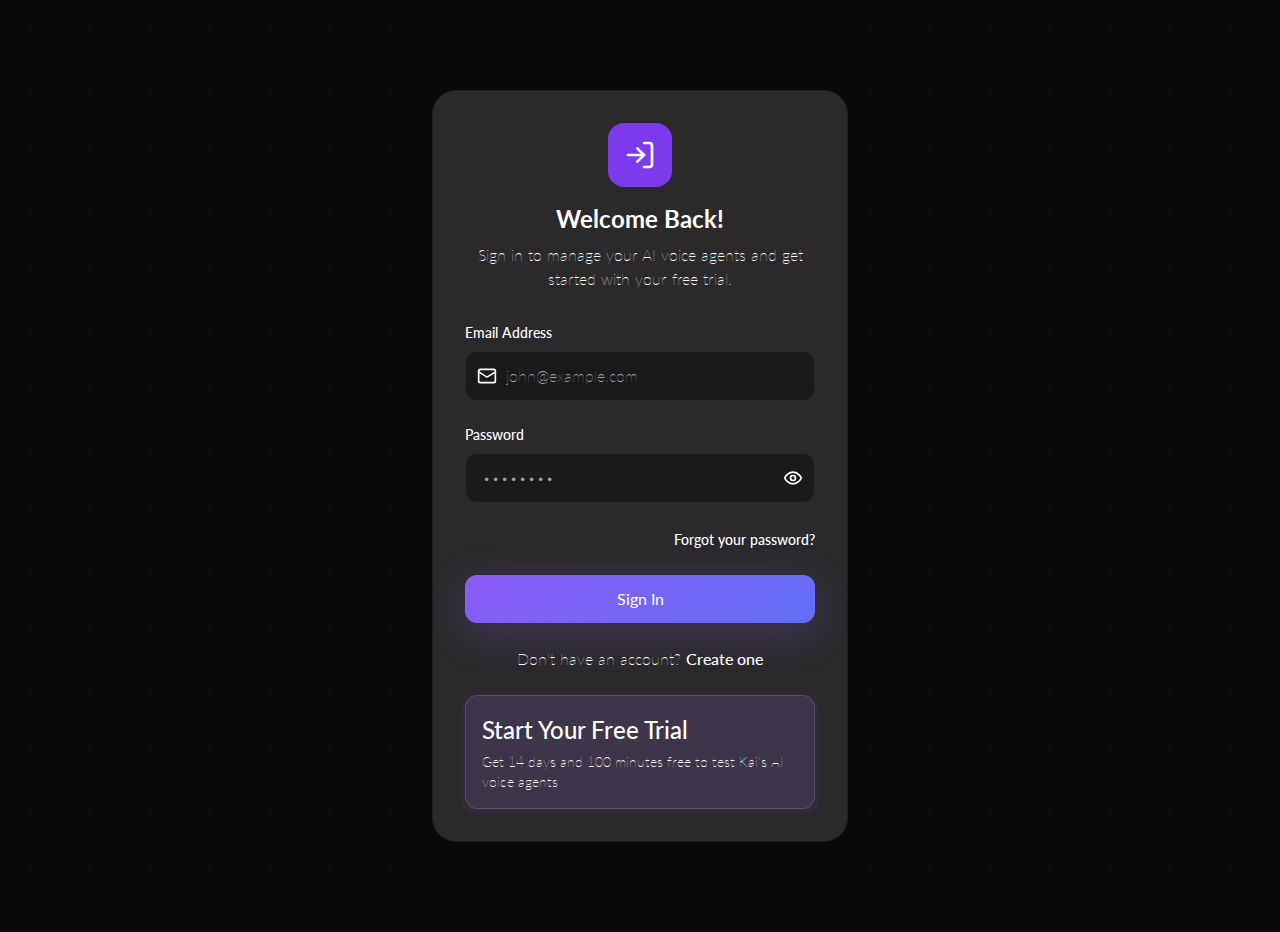
<file: index.html>
<!DOCTYPE html><html lang="en" class="h-full"><head><meta charSet="utf-8"/><meta name="viewport" content="width=device-width, initial-scale=1"/><meta name="viewport" content="width=device-width, initial-scale=1"/><link rel="stylesheet" href="/_next/static/css/d58dd9bfa4886038.css" data-precedence="next"/><link rel="preload" as="script" fetchPriority="low" href="/_next/static/chunks/webpack-e08da262b32814b6.js"/><script src="/_next/static/chunks/vendors-2c8bf32409a32695.js" async=""></script><script src="/_next/static/chunks/main-app-64405314bc442b7f.js" async=""></script><script src="/_next/static/chunks/708-223acf6c8a00422f.js" async=""></script><script src="/_next/static/chunks/app/page-01959e58cdd0e33f.js" async=""></script><script src="/_next/static/chunks/app/layout-39328dec11379c9a.js" async=""></script><script src="/spa-redirect.js" async=""></script><title>Kai Admin - AI Voice Agent Management</title><meta name="description" content="Manage your AI voice agents with Kai - the intelligent voice agent platform"/><meta name="keywords" content="AI, voice agent, automation, sales, customer support"/><meta name="author" content="KarmaLoop AI"/><link rel="preconnect" href="https://fonts.googleapis.com"/><link rel="preconnect" href="https://fonts.gstatic.com" crossorigin="anonymous"/><script src="/_next/static/chunks/polyfills-42372ed130431b0a.js" noModule=""></script></head><body class="h-full"><div class="min-h-screen flex items-center justify-center bg-background"><div class="flex flex-col items-center justify-center space-y-4" style="opacity:0"><svg xmlns="http://www.w3.org/2000/svg" width="24" height="24" viewBox="0 0 24 24" fill="none" stroke="currentColor" stroke-width="2" stroke-linecap="round" stroke-linejoin="round" class="w-12 h-12 text-primary-solid animate-spin"><path d="M21 12a9 9 0 1 1-6.219-8.56"></path></svg><p class="text-lg text-text-secondary">Initializing your AI voice platform...</p></div></div><div id="_rht_toaster" style="position:fixed;z-index:9999;top:16px;left:16px;right:16px;bottom:16px;pointer-events:none"></div><script src="/_next/static/chunks/webpack-e08da262b32814b6.js" async=""></script><script>(self.__next_f=self.__next_f||[]).push([0]);self.__next_f.push([2,null])</script><script>self.__next_f.push([1,"1:HL[\"/_next/static/css/d58dd9bfa4886038.css\",\"style\"]\n"])</script><script>self.__next_f.push([1,"2:I[12846,[],\"\"]\n4:I[88442,[\"708\",\"static/chunks/708-223acf6c8a00422f.js\",\"931\",\"static/chunks/app/page-01959e58cdd0e33f.js\"],\"default\"]\n5:I[66563,[\"708\",\"static/chunks/708-223acf6c8a00422f.js\",\"185\",\"static/chunks/app/layout-39328dec11379c9a.js\"],\"default\",1]\n6:I[4707,[],\"\"]\n7:I[36423,[],\"\"]\n9:I[61060,[],\"\"]\na:[]\n0:[\"$\",\"$L2\",null,{\"buildId\":\"g6OqIEgSdJGzR8Tq6ZzCN\",\"assetPrefix\":\"\",\"urlParts\":[\"\",\"\"],\"initialTree\":[\"\",{\"children\":[\"__PAGE__\",{}]},\"$undefined\",\"$undefined\",true],\"initialSeedData\":[\"\",{\"children\":[\"__PAGE__\",{},[[\"$L3\",[\"$\",\"$L4\",null,{}],null],null],null]},[[[[\"$\",\"link\",\"0\",{\"rel\":\"stylesheet\",\"href\":\"/_next/static/css/d58dd9bfa4886038.css\",\"precedence\":\"next\",\"crossOrigin\":\"$undefined\"}]],[\"$\",\"$L5\",null,{\"children\":[\"$\",\"$L6\",null,{\"parallelRouterKey\":\"children\",\"segmentPath\":[\"children\"],\"error\":\"$undefined\",\"errorStyles\":\"$undefined\",\"errorScripts\":\"$undefined\",\"template\":[\"$\",\"$L7\",null,{}],\"templateStyles\":\"$undefined\",\"templateScripts\":\"$undefined\",\"notFound\":[[\"$\",\"title\",null,{\"children\":\"404: This page could not be found.\"}],[\"$\",\"div\",null,{\"style\":{\"fontFamily\":\"system-ui,\\\"Segoe UI\\\",Roboto,Helvetica,Arial,sans-serif,\\\"Apple Color Emoji\\\",\\\"Segoe UI Emoji\\\"\",\"height\":\"100vh\",\"textAlign\":\"center\",\"display\":\"flex\",\"flexDirection\":\"column\",\"alignItems\":\"center\",\"justifyContent\":\"center\"},\"children\":[\"$\",\"div\",null,{\"children\":[[\"$\",\"style\",null,{\"dangerouslySetInnerHTML\":{\"__html\":\"body{color:#000;background:#fff;margin:0}.next-error-h1{border-right:1px solid rgba(0,0,0,.3)}@media (prefers-color-scheme:dark){body{color:#fff;background:#000}.next-error-h1{border-right:1px solid rgba(255,255,255,.3)}}\"}}],[\"$\",\"h1\",null,{\"className\":\"next-error-h1\",\"style\":{\"display\":\"inline-block\",\"margin\":\"0 20px 0 0\",\"padding\":\"0 23px 0 0\",\"fontSize\":24,\"fontWeight\":500,\"verticalAlign\":\"top\",\"lineHeight\":\"49px\"},\"children\":\"404\"}],[\"$\",\"div\",null,{\"style\":{\"display\":\"inline-block\"},\"children\":[\"$\",\"h2\",null,{\"style\":{\"fontSize\":14,\"fontWeight\":400,\"lineHeight\":\"49px\",\"margin\":0},\"children\":\"This page "])</script><script>self.__next_f.push([1,"could not be found.\"}]}]]}]}]],\"notFoundStyles\":[]}],\"params\":{}}]],null],null],\"couldBeIntercepted\":false,\"initialHead\":[null,\"$L8\"],\"globalErrorComponent\":\"$9\",\"missingSlots\":\"$Wa\"}]\n"])</script><script>self.__next_f.push([1,"8:[[\"$\",\"meta\",\"0\",{\"name\":\"viewport\",\"content\":\"width=device-width, initial-scale=1\"}],[\"$\",\"meta\",\"1\",{\"charSet\":\"utf-8\"}]]\n3:null\n"])</script></body></html>
</file>
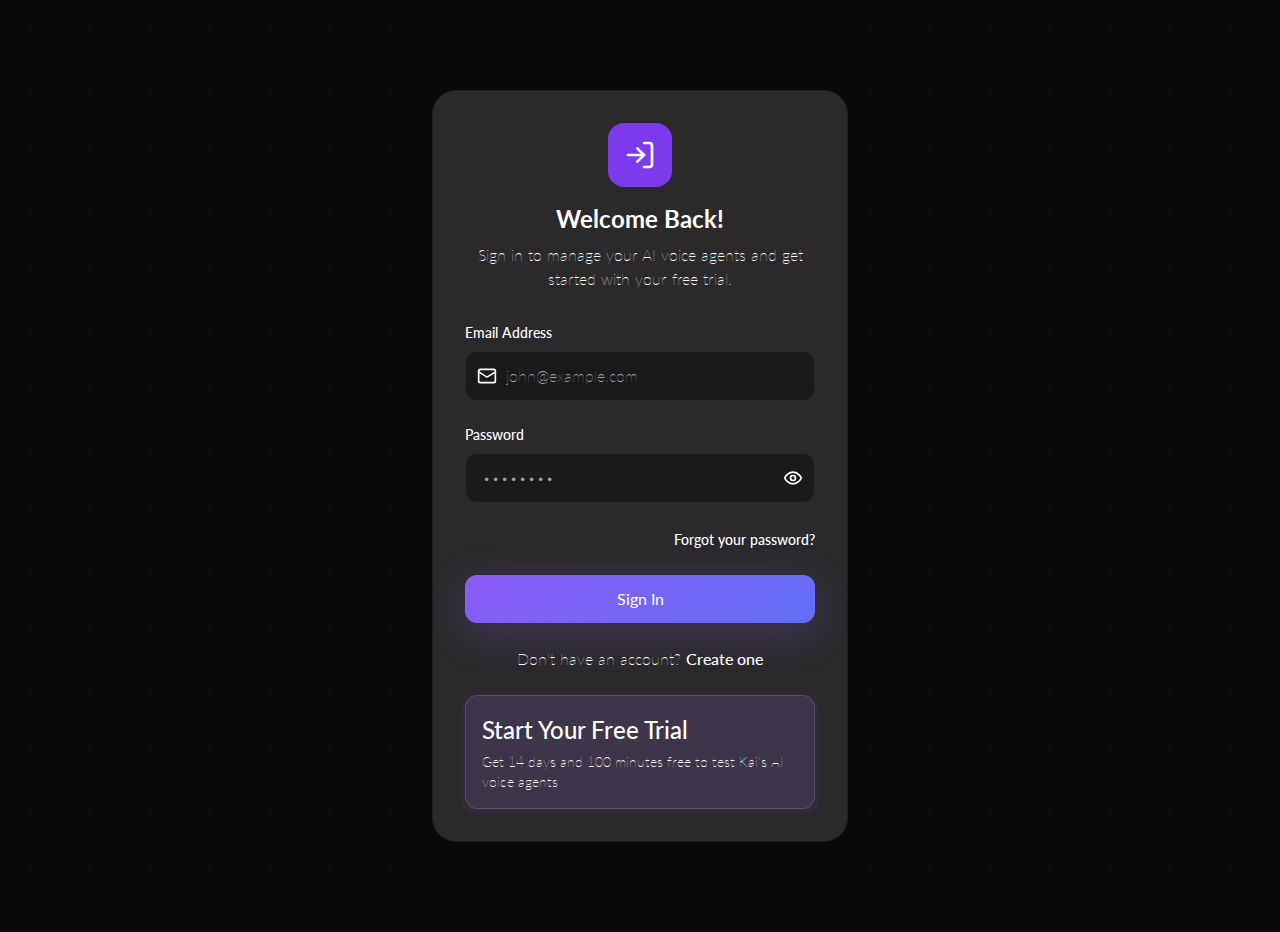
<file: app.karmaloop.github.io/index.html>
<!DOCTYPE html><html lang="en" class="h-full"><head><meta charSet="utf-8"/><meta name="viewport" content="width=device-width, initial-scale=1"/><meta name="viewport" content="width=device-width, initial-scale=1"/><link rel="stylesheet" href="/app.karmaloop.github.io/_next/static/css/d58dd9bfa4886038.css" data-precedence="next"/><link rel="preload" as="script" fetchPriority="low" href="/app.karmaloop.github.io/_next/static/chunks/webpack-21ebd33f9bfb482b.js"/><script src="/app.karmaloop.github.io/_next/static/chunks/vendors-61edc9e77a9e38b3.js" async=""></script><script src="/app.karmaloop.github.io/_next/static/chunks/main-app-64405314bc442b7f.js" async=""></script><script src="/app.karmaloop.github.io/_next/static/chunks/708-223acf6c8a00422f.js" async=""></script><script src="/app.karmaloop.github.io/_next/static/chunks/app/page-496c75b1455dc71c.js" async=""></script><script src="/app.karmaloop.github.io/_next/static/chunks/app/layout-39328dec11379c9a.js" async=""></script><script src="/spa-redirect.js" async=""></script><title>Kai Admin - AI Voice Agent Management</title><meta name="description" content="Manage your AI voice agents with Kai - the intelligent voice agent platform"/><meta name="keywords" content="AI, voice agent, automation, sales, customer support"/><meta name="author" content="KarmaLoop AI"/><link rel="preconnect" href="https://fonts.googleapis.com"/><link rel="preconnect" href="https://fonts.gstatic.com" crossorigin="anonymous"/><script src="/app.karmaloop.github.io/_next/static/chunks/polyfills-42372ed130431b0a.js" noModule=""></script></head><body class="h-full"><div class="min-h-screen flex items-center justify-center bg-background"><div class="flex flex-col items-center justify-center space-y-4" style="opacity:0"><svg xmlns="http://www.w3.org/2000/svg" width="24" height="24" viewBox="0 0 24 24" fill="none" stroke="currentColor" stroke-width="2" stroke-linecap="round" stroke-linejoin="round" class="w-12 h-12 text-primary-solid animate-spin"><path d="M21 12a9 9 0 1 1-6.219-8.56"></path></svg><p class="text-lg text-text-secondary">Initializing your AI voice platform...</p></div></div><div id="_rht_toaster" style="position:fixed;z-index:9999;top:16px;left:16px;right:16px;bottom:16px;pointer-events:none"></div><script src="/app.karmaloop.github.io/_next/static/chunks/webpack-21ebd33f9bfb482b.js" async=""></script><script>(self.__next_f=self.__next_f||[]).push([0]);self.__next_f.push([2,null])</script><script>self.__next_f.push([1,"1:HL[\"/app.karmaloop.github.io/_next/static/css/d58dd9bfa4886038.css\",\"style\"]\n"])</script><script>self.__next_f.push([1,"2:I[12846,[],\"\"]\n4:I[88442,[\"708\",\"static/chunks/708-223acf6c8a00422f.js\",\"931\",\"static/chunks/app/page-496c75b1455dc71c.js\"],\"default\"]\n5:I[66563,[\"708\",\"static/chunks/708-223acf6c8a00422f.js\",\"185\",\"static/chunks/app/layout-39328dec11379c9a.js\"],\"default\",1]\n6:I[4707,[],\"\"]\n7:I[36423,[],\"\"]\n9:I[61060,[],\"\"]\na:[]\n0:[\"$\",\"$L2\",null,{\"buildId\":\"1BIGTAL_-2H_tFRwFeVnn\",\"assetPrefix\":\"/app.karmaloop.github.io\",\"urlParts\":[\"\",\"\"],\"initialTree\":[\"\",{\"children\":[\"__PAGE__\",{}]},\"$undefined\",\"$undefined\",true],\"initialSeedData\":[\"\",{\"children\":[\"__PAGE__\",{},[[\"$L3\",[\"$\",\"$L4\",null,{}],null],null],null]},[[[[\"$\",\"link\",\"0\",{\"rel\":\"stylesheet\",\"href\":\"/app.karmaloop.github.io/_next/static/css/d58dd9bfa4886038.css\",\"precedence\":\"next\",\"crossOrigin\":\"$undefined\"}]],[\"$\",\"$L5\",null,{\"children\":[\"$\",\"$L6\",null,{\"parallelRouterKey\":\"children\",\"segmentPath\":[\"children\"],\"error\":\"$undefined\",\"errorStyles\":\"$undefined\",\"errorScripts\":\"$undefined\",\"template\":[\"$\",\"$L7\",null,{}],\"templateStyles\":\"$undefined\",\"templateScripts\":\"$undefined\",\"notFound\":[[\"$\",\"title\",null,{\"children\":\"404: This page could not be found.\"}],[\"$\",\"div\",null,{\"style\":{\"fontFamily\":\"system-ui,\\\"Segoe UI\\\",Roboto,Helvetica,Arial,sans-serif,\\\"Apple Color Emoji\\\",\\\"Segoe UI Emoji\\\"\",\"height\":\"100vh\",\"textAlign\":\"center\",\"display\":\"flex\",\"flexDirection\":\"column\",\"alignItems\":\"center\",\"justifyContent\":\"center\"},\"children\":[\"$\",\"div\",null,{\"children\":[[\"$\",\"style\",null,{\"dangerouslySetInnerHTML\":{\"__html\":\"body{color:#000;background:#fff;margin:0}.next-error-h1{border-right:1px solid rgba(0,0,0,.3)}@media (prefers-color-scheme:dark){body{color:#fff;background:#000}.next-error-h1{border-right:1px solid rgba(255,255,255,.3)}}\"}}],[\"$\",\"h1\",null,{\"className\":\"next-error-h1\",\"style\":{\"display\":\"inline-block\",\"margin\":\"0 20px 0 0\",\"padding\":\"0 23px 0 0\",\"fontSize\":24,\"fontWeight\":500,\"verticalAlign\":\"top\",\"lineHeight\":\"49px\"},\"children\":\"404\"}],[\"$\",\"div\",null,{\"style\":{\"display\":\"inline-block\"},\"children\":[\"$\",\"h2\",null,{\"style\":{\"fontSize\":14,\"fontWeight\":400,\"lineH"])</script><script>self.__next_f.push([1,"eight\":\"49px\",\"margin\":0},\"children\":\"This page could not be found.\"}]}]]}]}]],\"notFoundStyles\":[]}],\"params\":{}}]],null],null],\"couldBeIntercepted\":false,\"initialHead\":[null,\"$L8\"],\"globalErrorComponent\":\"$9\",\"missingSlots\":\"$Wa\"}]\n"])</script><script>self.__next_f.push([1,"8:[[\"$\",\"meta\",\"0\",{\"name\":\"viewport\",\"content\":\"width=device-width, initial-scale=1\"}],[\"$\",\"meta\",\"1\",{\"charSet\":\"utf-8\"}]]\n3:null\n"])</script></body></html>
</file>
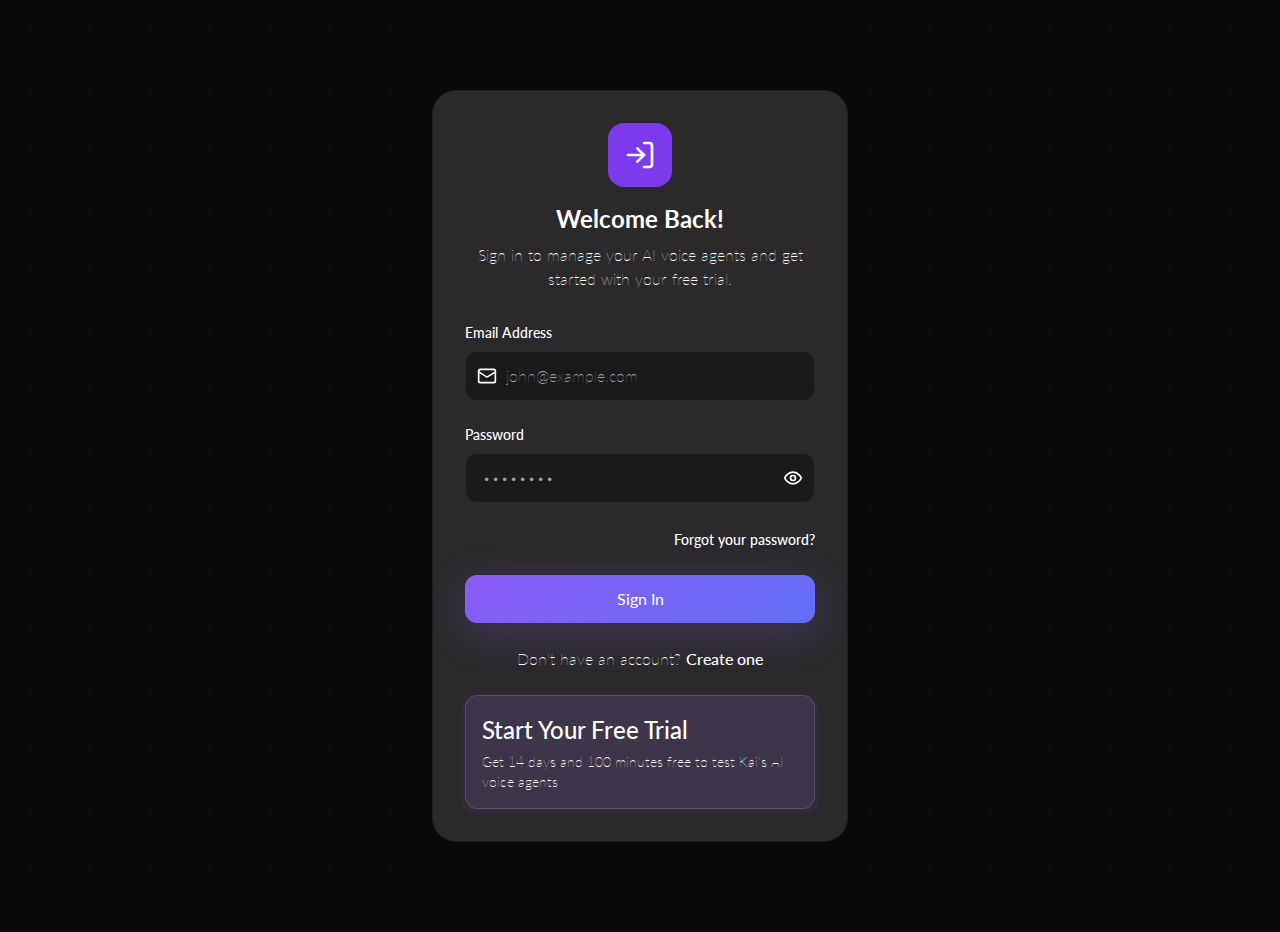
<file: app.karmaloop.github.io/404/index.html>
<!DOCTYPE html>
<html lang="en">
<head>
  <meta charset="utf-8">
  <title>Kai Agent - AI Voice Platform</title>
  <meta name="description" content="Redirecting to Kai Agent application...">
  <script>
    // GitHub Pages SPA redirect - consistent with existing sessionStorage approach
    (function() {
      // Store the current path and redirect to index.html
      const path = window.location.pathname.slice(1); // Remove leading slash
      const query = window.location.search;
      const hash = window.location.hash;
      
      if (path && path !== '404.html') {
        // Store the intended path in sessionStorage for AppContent to handle
        sessionStorage.setItem('redirect-path', path + query + hash);
        console.log('📍 404 redirect: stored path', path + query + hash);
      }
      
      // Redirect to the main app
      window.location.replace('/' + query + hash);
    })();
  </script>
</head>
<body>
  <p>Redirecting to Kai Agent...</p>
</body>
</html>
</file>
<file: _next/static/css/d58dd9bfa4886038.css>
@import url("https://fonts.googleapis.com/css2?family=Lato:wght@100;300;400&display=swap");*,:after,:before{--tw-border-spacing-x:0;--tw-border-spacing-y:0;--tw-translate-x:0;--tw-translate-y:0;--tw-rotate:0;--tw-skew-x:0;--tw-skew-y:0;--tw-scale-x:1;--tw-scale-y:1;--tw-pan-x: ;--tw-pan-y: ;--tw-pinch-zoom: ;--tw-scroll-snap-strictness:proximity;--tw-gradient-from-position: ;--tw-gradient-via-position: ;--tw-gradient-to-position: ;--tw-ordinal: ;--tw-slashed-zero: ;--tw-numeric-figure: ;--tw-numeric-spacing: ;--tw-numeric-fraction: ;--tw-ring-inset: ;--tw-ring-offset-width:0px;--tw-ring-offset-color:#fff;--tw-ring-color:rgba(59,130,246,.5);--tw-ring-offset-shadow:0 0 #0000;--tw-ring-shadow:0 0 #0000;--tw-shadow:0 0 #0000;--tw-shadow-colored:0 0 #0000;--tw-blur: ;--tw-brightness: ;--tw-contrast: ;--tw-grayscale: ;--tw-hue-rotate: ;--tw-invert: ;--tw-saturate: ;--tw-sepia: ;--tw-drop-shadow: ;--tw-backdrop-blur: ;--tw-backdrop-brightness: ;--tw-backdrop-contrast: ;--tw-backdrop-grayscale: ;--tw-backdrop-hue-rotate: ;--tw-backdrop-invert: ;--tw-backdrop-opacity: ;--tw-backdrop-saturate: ;--tw-backdrop-sepia: ;--tw-contain-size: ;--tw-contain-layout: ;--tw-contain-paint: ;--tw-contain-style: }::backdrop{--tw-border-spacing-x:0;--tw-border-spacing-y:0;--tw-translate-x:0;--tw-translate-y:0;--tw-rotate:0;--tw-skew-x:0;--tw-skew-y:0;--tw-scale-x:1;--tw-scale-y:1;--tw-pan-x: ;--tw-pan-y: ;--tw-pinch-zoom: ;--tw-scroll-snap-strictness:proximity;--tw-gradient-from-position: ;--tw-gradient-via-position: ;--tw-gradient-to-position: ;--tw-ordinal: ;--tw-slashed-zero: ;--tw-numeric-figure: ;--tw-numeric-spacing: ;--tw-numeric-fraction: ;--tw-ring-inset: ;--tw-ring-offset-width:0px;--tw-ring-offset-color:#fff;--tw-ring-color:rgba(59,130,246,.5);--tw-ring-offset-shadow:0 0 #0000;--tw-ring-shadow:0 0 #0000;--tw-shadow:0 0 #0000;--tw-shadow-colored:0 0 #0000;--tw-blur: ;--tw-brightness: ;--tw-contrast: ;--tw-grayscale: ;--tw-hue-rotate: ;--tw-invert: ;--tw-saturate: ;--tw-sepia: ;--tw-drop-shadow: ;--tw-backdrop-blur: ;--tw-backdrop-brightness: ;--tw-backdrop-contrast: ;--tw-backdrop-grayscale: ;--tw-backdrop-hue-rotate: ;--tw-backdrop-invert: ;--tw-backdrop-opacity: ;--tw-backdrop-saturate: ;--tw-backdrop-sepia: ;--tw-contain-size: ;--tw-contain-layout: ;--tw-contain-paint: ;--tw-contain-style: }
/*
! tailwindcss v3.4.17 | MIT License | https://tailwindcss.com
*/*,:after,:before{box-sizing:border-box;border:0 solid #e5e7eb}:after,:before{--tw-content:""}:host,html{line-height:1.5;-webkit-text-size-adjust:100%;-moz-tab-size:4;-o-tab-size:4;tab-size:4;font-family:ui-sans-serif,system-ui,sans-serif,Apple Color Emoji,Segoe UI Emoji,Segoe UI Symbol,Noto Color Emoji;font-feature-settings:normal;font-variation-settings:normal;-webkit-tap-highlight-color:transparent}body{margin:0;line-height:inherit}hr{height:0;color:inherit;border-top-width:1px}abbr:where([title]){-webkit-text-decoration:underline dotted;text-decoration:underline dotted}h1,h2,h3,h4,h5,h6{font-size:inherit;font-weight:inherit}a{color:inherit;text-decoration:inherit}b,strong{font-weight:bolder}code,kbd,pre,samp{font-family:ui-monospace,SFMono-Regular,Menlo,Monaco,Consolas,Liberation Mono,Courier New,monospace;font-feature-settings:normal;font-variation-settings:normal;font-size:1em}small{font-size:80%}sub,sup{font-size:75%;line-height:0;position:relative;vertical-align:baseline}sub{bottom:-.25em}sup{top:-.5em}table{text-indent:0;border-color:inherit;border-collapse:collapse}button,input,optgroup,select,textarea{font-family:inherit;font-feature-settings:inherit;font-variation-settings:inherit;font-size:100%;font-weight:inherit;line-height:inherit;letter-spacing:inherit;color:inherit;margin:0;padding:0}button,select{text-transform:none}button,input:where([type=button]),input:where([type=reset]),input:where([type=submit]){-webkit-appearance:button;background-color:transparent;background-image:none}:-moz-focusring{outline:auto}:-moz-ui-invalid{box-shadow:none}progress{vertical-align:baseline}::-webkit-inner-spin-button,::-webkit-outer-spin-button{height:auto}[type=search]{-webkit-appearance:textfield;outline-offset:-2px}::-webkit-search-decoration{-webkit-appearance:none}::-webkit-file-upload-button{-webkit-appearance:button;font:inherit}summary{display:list-item}blockquote,dd,dl,figure,h1,h2,h3,h4,h5,h6,hr,p,pre{margin:0}fieldset{margin:0}fieldset,legend{padding:0}menu,ol,ul{list-style:none;margin:0;padding:0}dialog{padding:0}textarea{resize:vertical}input::-moz-placeholder,textarea::-moz-placeholder{opacity:1;color:#9ca3af}input::placeholder,textarea::placeholder{opacity:1;color:#9ca3af}[role=button],button{cursor:pointer}:disabled{cursor:default}audio,canvas,embed,iframe,img,object,svg,video{display:block;vertical-align:middle}img,video{max-width:100%;height:auto}[hidden]:where(:not([hidden=until-found])){display:none}*{font-family:Lato,sans-serif;font-weight:100}html{background-color:#0a0a0b}body{font-family:Lato,sans-serif;font-weight:100;color:var(--text-secondary);background-color:var(--bg-primary);min-height:100vh;background-image:url("data:image/svg+xml,%3csvg width='60' height='60' viewBox='0 0 60 60' xmlns='http://www.w3.org/2000/svg'%3e%3cg fill='none' fill-rule='evenodd'%3e%3cg fill='%231E1E1F' fill-opacity='0.4'%3e%3ccircle cx='30' cy='30' r='1.5'/%3e%3c/g%3e%3c/g%3e%3c/svg%3e")}h1{font-size:2.25rem;color:var(--text-primary);font-weight:300}h2{font-size:1.875rem}h2,h3{color:var(--text-primary);font-weight:400}h3{font-size:1.5rem}h4,h5,h6{font-size:1.25rem;color:var(--text-primary);font-weight:400}p{color:var(--text-secondary);font-weight:100}button{font-weight:400}::-webkit-scrollbar{width:8px}::-webkit-scrollbar-track{background:#1a1a1b}::-webkit-scrollbar-thumb{background:#6366f1;border-radius:4px}::-webkit-scrollbar-thumb:hover{background:#8b5cf6}.btn-primary{border-radius:.75rem;padding:.75rem 1.5rem;font-weight:400;--tw-text-opacity:1;color:rgb(255 255 255/var(--tw-text-opacity,1));--tw-shadow:0 10px 40px 0 rgba(139,92,246,.25);--tw-shadow-colored:0 10px 40px 0 var(--tw-shadow-color);transition-property:all;transition-timing-function:cubic-bezier(.4,0,.2,1);transition-duration:.2s}.btn-primary,.btn-primary:hover{box-shadow:var(--tw-ring-offset-shadow,0 0 #0000),var(--tw-ring-shadow,0 0 #0000),var(--tw-shadow)}.btn-primary:hover{--tw-shadow:0 10px 40px 0 rgba(0,0,0,.2);--tw-shadow-colored:0 10px 40px 0 var(--tw-shadow-color)}.btn-primary{background:linear-gradient(135deg,#8b5cf6,#3b82f6);background-size:200% 200%;animation:gradient 6s ease infinite}.btn-primary:hover{transform:translateY(-2px);background-position:100%}.btn-secondary{border-radius:.75rem;border-width:1px;--tw-border-opacity:1;border-color:rgb(99 102 241/var(--tw-border-opacity,1));background-color:transparent;padding:.75rem 1.5rem;font-weight:400;--tw-text-opacity:1;color:rgb(99 102 241/var(--tw-text-opacity,1));transition-property:all;transition-timing-function:cubic-bezier(.4,0,.2,1);transition-duration:.2s}.btn-secondary:hover{--tw-bg-opacity:1;background-color:rgb(99 102 241/var(--tw-bg-opacity,1));--tw-text-opacity:1;color:rgb(255 255 255/var(--tw-text-opacity,1));--tw-shadow:0 10px 40px 0 rgba(139,92,246,.25);--tw-shadow-colored:0 10px 40px 0 var(--tw-shadow-color);transform:translateY(-2px)}.btn-secondary:hover,.card{box-shadow:var(--tw-ring-offset-shadow,0 0 #0000),var(--tw-ring-shadow,0 0 #0000),var(--tw-shadow)}.card{border-radius:1rem;border-width:1px;border-color:var(--bg-tertiary);background-color:var(--bg-tertiary);padding:1.5rem;--tw-shadow:0 4px 20px 0 rgba(0,0,0,.5);--tw-shadow-colored:0 4px 20px 0 var(--tw-shadow-color)}.card:hover{--tw-shadow:0 10px 40px 0 rgba(139,92,246,.25);--tw-shadow-colored:0 10px 40px 0 var(--tw-shadow-color);box-shadow:var(--tw-ring-offset-shadow,0 0 #0000),var(--tw-ring-shadow,0 0 #0000),var(--tw-shadow);transform:translateY(-2px);transition:all .3s ease}.input-field{width:100%;border-radius:.75rem;border-width:1px;border-color:var(--bg-tertiary);background-color:var(--bg-secondary);padding:.75rem 1rem;color:var(--text-primary)}.input-field::-moz-placeholder{color:var(--text-tertiary)}.input-field::placeholder{color:var(--text-tertiary)}.input-field{transition-property:all;transition-timing-function:cubic-bezier(.4,0,.2,1);transition-duration:.2s}.input-field:focus{border-color:transparent;--tw-ring-offset-shadow:var(--tw-ring-inset) 0 0 0 var(--tw-ring-offset-width) var(--tw-ring-offset-color);--tw-ring-shadow:var(--tw-ring-inset) 0 0 0 calc(2px + var(--tw-ring-offset-width)) var(--tw-ring-color);box-shadow:var(--tw-ring-offset-shadow),var(--tw-ring-shadow),var(--tw-shadow,0 0 #0000);--tw-ring-opacity:1;--tw-ring-color:rgb(99 102 241/var(--tw-ring-opacity,1));background-color:var(--bg-tertiary);--tw-shadow:0 10px 40px 0 rgba(139,92,246,.25);--tw-shadow-colored:0 10px 40px 0 var(--tw-shadow-color);box-shadow:var(--tw-ring-offset-shadow,0 0 #0000),var(--tw-ring-shadow,0 0 #0000),var(--tw-shadow)}.nav-item{color:var(--text-secondary);transition-property:color,background-color,border-color,text-decoration-color,fill,stroke;transition-timing-function:cubic-bezier(.4,0,.2,1);transition-duration:.2s}.nav-item:hover{color:var(--text-primary)}.nav-item{font-weight:400}.nav-item.active{color:var(--text-primary);background:linear-gradient(135deg,#8b5cf6,#3b82f6);-webkit-background-clip:text;-webkit-text-fill-color:transparent;background-clip:text}.page-container{min-height:100vh;background-color:var(--bg-primary);background-image:url("data:image/svg+xml,%3csvg width='60' height='60' viewBox='0 0 60 60' xmlns='http://www.w3.org/2000/svg'%3e%3cg fill='none' fill-rule='evenodd'%3e%3cg fill='%231E1E1F' fill-opacity='0.4'%3e%3ccircle cx='30' cy='30' r='1.5'/%3e%3c/g%3e%3c/g%3e%3c/svg%3e")}@keyframes glow{0%{box-shadow:0 0 20px rgba(139,92,246,.2)}to{box-shadow:0 0 30px rgba(139,92,246,.4)}}.animate-slide-in{animation:slideInFromRight .3s ease-out}@keyframes slideInFromRight{0%{transform:translateX(100%);opacity:0}to{transform:translateX(0);opacity:1}}.kpi-card{background:linear-gradient(135deg,#2a185b,#8b5cf6);color:#fff!important;border-radius:1.25rem;box-shadow:0 4px 24px 0 rgba(139,92,246,.15);border:none;position:relative;overflow:hidden}.kpi-title{color:#fff;font-weight:300;font-size:1.1rem;margin-bottom:.25em}.kpi-value{color:#fff;font-weight:400;font-size:2.25rem;margin-bottom:.1em}.icon-box{background:rgba(44,22,90,.7);border-radius:1rem;box-shadow:0 0 16px 0 #8b5cf6,0 2px 8px 0 rgba(0,0,0,.15);display:flex;align-items:center;justify-content:center;width:3.5rem;height:3.5rem;margin-bottom:.5rem}.icon-box .icon,.icon-box svg{color:#fff!important;fill:#fff!important;width:2rem;height:2rem}.dashboard-header .main-title,.dashboard-header h1,.dashboard-title{color:var(--text-primary)!important;font-weight:300!important;font-size:2.5rem!important;margin-bottom:.25em}.dashboard-header .subtitle,.dashboard-header p,.dashboard-subtitle{color:var(--text-secondary)!important;font-weight:100!important;font-size:1.15rem!important;margin-bottom:1.5em}.static{position:static}.fixed{position:fixed}.absolute{position:absolute}.relative{position:relative}.inset-0{inset:0}.left-0{left:0}.left-3{left:.75rem}.left-4{left:1rem}.left-full{left:100%}.right-3{right:.75rem}.right-4{right:1rem}.top-0{top:0}.top-1\/2{top:50%}.top-4{top:1rem}.top-8{top:2rem}.z-40{z-index:40}.z-50{z-index:50}.mx-2{margin-left:.5rem;margin-right:.5rem}.mx-auto{margin-left:auto;margin-right:auto}.mb-1{margin-bottom:.25rem}.mb-12{margin-bottom:3rem}.mb-16{margin-bottom:4rem}.mb-2{margin-bottom:.5rem}.mb-3{margin-bottom:.75rem}.mb-4{margin-bottom:1rem}.mb-6{margin-bottom:1.5rem}.mb-8{margin-bottom:2rem}.ml-1{margin-left:.25rem}.ml-2{margin-left:.5rem}.ml-4{margin-left:1rem}.mr-1{margin-right:.25rem}.mr-2{margin-right:.5rem}.mt-0\.5{margin-top:.125rem}.mt-1{margin-top:.25rem}.mt-2{margin-top:.5rem}.mt-3{margin-top:.75rem}.mt-4{margin-top:1rem}.mt-6{margin-top:1.5rem}.mt-8{margin-top:2rem}.line-clamp-1{-webkit-line-clamp:1}.line-clamp-1,.line-clamp-2{overflow:hidden;display:-webkit-box;-webkit-box-orient:vertical}.line-clamp-2{-webkit-line-clamp:2}.block{display:block}.inline{display:inline}.flex{display:flex}.inline-flex{display:inline-flex}.table{display:table}.grid{display:grid}.hidden{display:none}.h-0\.5{height:.125rem}.h-1{height:.25rem}.h-10{height:2.5rem}.h-12{height:3rem}.h-16{height:4rem}.h-2{height:.5rem}.h-20{height:5rem}.h-3{height:.75rem}.h-32{height:8rem}.h-4{height:1rem}.h-5{height:1.25rem}.h-6{height:1.5rem}.h-64{height:16rem}.h-8{height:2rem}.h-\[600px\]{height:600px}.h-full{height:100%}.h-px{height:1px}.h-screen{height:100vh}.max-h-64{max-height:16rem}.max-h-\[85vh\]{max-height:85vh}.max-h-\[90vh\]{max-height:90vh}.min-h-\[100px\]{min-height:100px}.min-h-\[120px\]{min-height:120px}.min-h-\[400px\]{min-height:400px}.min-h-\[80px\]{min-height:80px}.min-h-screen{min-height:100vh}.w-1\/2{width:50%}.w-1\/3{width:33.333333%}.w-1\/4{width:25%}.w-10{width:2.5rem}.w-12{width:3rem}.w-16{width:4rem}.w-2{width:.5rem}.w-20{width:5rem}.w-3{width:.75rem}.w-32{width:8rem}.w-4{width:1rem}.w-48{width:12rem}.w-5{width:1.25rem}.w-6{width:1.5rem}.w-8{width:2rem}.w-80{width:20rem}.w-full{width:100%}.min-w-0{min-width:0}.min-w-full{min-width:100%}.max-w-2xl{max-width:42rem}.max-w-3xl{max-width:48rem}.max-w-4xl{max-width:56rem}.max-w-6xl{max-width:72rem}.max-w-\[80\%\]{max-width:80%}.max-w-md{max-width:28rem}.flex-1{flex:1 1 0%}.flex-shrink-0{flex-shrink:0}.-translate-x-8{--tw-translate-x:-2rem}.-translate-x-8,.-translate-y-1\/2{transform:translate(var(--tw-translate-x),var(--tw-translate-y)) rotate(var(--tw-rotate)) skewX(var(--tw-skew-x)) skewY(var(--tw-skew-y)) scaleX(var(--tw-scale-x)) scaleY(var(--tw-scale-y))}.-translate-y-1\/2{--tw-translate-y:-50%}.transform{transform:translate(var(--tw-translate-x),var(--tw-translate-y)) rotate(var(--tw-rotate)) skewX(var(--tw-skew-x)) skewY(var(--tw-skew-y)) scaleX(var(--tw-scale-x)) scaleY(var(--tw-scale-y))}@keyframes pulse{50%{opacity:.5}}.animate-pulse{animation:pulse 2s cubic-bezier(.4,0,.6,1) infinite}@keyframes spin{to{transform:rotate(1turn)}}.animate-spin{animation:spin 1s linear infinite}.cursor-pointer{cursor:pointer}.resize-none{resize:none}.list-inside{list-style-position:inside}.list-decimal{list-style-type:decimal}.list-disc{list-style-type:disc}.grid-cols-1{grid-template-columns:repeat(1,minmax(0,1fr))}.grid-cols-2{grid-template-columns:repeat(2,minmax(0,1fr))}.grid-cols-3{grid-template-columns:repeat(3,minmax(0,1fr))}.flex-row-reverse{flex-direction:row-reverse}.flex-col{flex-direction:column}.flex-wrap{flex-wrap:wrap}.items-start{align-items:flex-start}.items-center{align-items:center}.justify-start{justify-content:flex-start}.justify-end{justify-content:flex-end}.justify-center{justify-content:center}.justify-between{justify-content:space-between}.gap-2{gap:.5rem}.gap-3{gap:.75rem}.gap-4{gap:1rem}.gap-6{gap:1.5rem}.gap-8{gap:2rem}.space-x-1>:not([hidden])~:not([hidden]){--tw-space-x-reverse:0;margin-right:calc(.25rem * var(--tw-space-x-reverse));margin-left:calc(.25rem * calc(1 - var(--tw-space-x-reverse)))}.space-x-2>:not([hidden])~:not([hidden]){--tw-space-x-reverse:0;margin-right:calc(.5rem * var(--tw-space-x-reverse));margin-left:calc(.5rem * calc(1 - var(--tw-space-x-reverse)))}.space-x-3>:not([hidden])~:not([hidden]){--tw-space-x-reverse:0;margin-right:calc(.75rem * var(--tw-space-x-reverse));margin-left:calc(.75rem * calc(1 - var(--tw-space-x-reverse)))}.space-x-4>:not([hidden])~:not([hidden]){--tw-space-x-reverse:0;margin-right:calc(1rem * var(--tw-space-x-reverse));margin-left:calc(1rem * calc(1 - var(--tw-space-x-reverse)))}.space-x-6>:not([hidden])~:not([hidden]){--tw-space-x-reverse:0;margin-right:calc(1.5rem * var(--tw-space-x-reverse));margin-left:calc(1.5rem * calc(1 - var(--tw-space-x-reverse)))}.space-x-8>:not([hidden])~:not([hidden]){--tw-space-x-reverse:0;margin-right:calc(2rem * var(--tw-space-x-reverse));margin-left:calc(2rem * calc(1 - var(--tw-space-x-reverse)))}.space-y-0\.5>:not([hidden])~:not([hidden]){--tw-space-y-reverse:0;margin-top:calc(.125rem * calc(1 - var(--tw-space-y-reverse)));margin-bottom:calc(.125rem * var(--tw-space-y-reverse))}.space-y-1>:not([hidden])~:not([hidden]){--tw-space-y-reverse:0;margin-top:calc(.25rem * calc(1 - var(--tw-space-y-reverse)));margin-bottom:calc(.25rem * var(--tw-space-y-reverse))}.space-y-2>:not([hidden])~:not([hidden]){--tw-space-y-reverse:0;margin-top:calc(.5rem * calc(1 - var(--tw-space-y-reverse)));margin-bottom:calc(.5rem * var(--tw-space-y-reverse))}.space-y-3>:not([hidden])~:not([hidden]){--tw-space-y-reverse:0;margin-top:calc(.75rem * calc(1 - var(--tw-space-y-reverse)));margin-bottom:calc(.75rem * var(--tw-space-y-reverse))}.space-y-4>:not([hidden])~:not([hidden]){--tw-space-y-reverse:0;margin-top:calc(1rem * calc(1 - var(--tw-space-y-reverse)));margin-bottom:calc(1rem * var(--tw-space-y-reverse))}.space-y-6>:not([hidden])~:not([hidden]){--tw-space-y-reverse:0;margin-top:calc(1.5rem * calc(1 - var(--tw-space-y-reverse)));margin-bottom:calc(1.5rem * var(--tw-space-y-reverse))}.space-y-8>:not([hidden])~:not([hidden]){--tw-space-y-reverse:0;margin-top:calc(2rem * calc(1 - var(--tw-space-y-reverse)));margin-bottom:calc(2rem * var(--tw-space-y-reverse))}.space-x-reverse>:not([hidden])~:not([hidden]){--tw-space-x-reverse:1}.divide-y>:not([hidden])~:not([hidden]){--tw-divide-y-reverse:0;border-top-width:calc(1px * calc(1 - var(--tw-divide-y-reverse)));border-bottom-width:calc(1px * var(--tw-divide-y-reverse))}.divide-bg-tertiary>:not([hidden])~:not([hidden]){border-color:var(--bg-tertiary)}.overflow-auto{overflow:auto}.overflow-hidden{overflow:hidden}.overflow-x-auto{overflow-x:auto}.overflow-y-auto{overflow-y:auto}.truncate{overflow:hidden;text-overflow:ellipsis}.truncate,.whitespace-nowrap{white-space:nowrap}.whitespace-pre-wrap{white-space:pre-wrap}.break-words{overflow-wrap:break-word}.rounded{border-radius:.25rem}.rounded-2xl{border-radius:1rem}.rounded-3xl{border-radius:1.5rem}.rounded-full{border-radius:9999px}.rounded-lg{border-radius:.5rem}.rounded-md{border-radius:.375rem}.rounded-xl{border-radius:.75rem}.border{border-width:1px}.border-2{border-width:2px}.border-4{border-width:4px}.border-b{border-bottom-width:1px}.border-b-2{border-bottom-width:2px}.border-r{border-right-width:1px}.border-t{border-top-width:1px}.border-dashed{border-style:dashed}.border-bg-secondary{border-color:var(--bg-secondary)}.border-bg-tertiary{border-color:var(--bg-tertiary)}.border-blue-200{--tw-border-opacity:1;border-color:rgb(191 219 254/var(--tw-border-opacity,1))}.border-blue-600{--tw-border-opacity:1;border-color:rgb(37 99 235/var(--tw-border-opacity,1))}.border-blue-700\/30{border-color:rgba(29,78,216,.3)}.border-blue-700\/50{border-color:rgba(29,78,216,.5)}.border-error-200{--tw-border-opacity:1;border-color:rgb(254 202 202/var(--tw-border-opacity,1))}.border-error-300{--tw-border-opacity:1;border-color:rgb(252 165 165/var(--tw-border-opacity,1))}.border-error-500{--tw-border-opacity:1;border-color:rgb(239 68 68/var(--tw-border-opacity,1))}.border-green-200{--tw-border-opacity:1;border-color:rgb(187 247 208/var(--tw-border-opacity,1))}.border-indigo-600{--tw-border-opacity:1;border-color:rgb(79 70 229/var(--tw-border-opacity,1))}.border-neutral-200{--tw-border-opacity:1;border-color:rgb(229 229 229/var(--tw-border-opacity,1))}.border-neutral-300{--tw-border-opacity:1;border-color:rgb(212 212 212/var(--tw-border-opacity,1))}.border-neutral-400{--tw-border-opacity:1;border-color:rgb(163 163 163/var(--tw-border-opacity,1))}.border-neutral-600\/50{border-color:rgba(82,82,82,.5)}.border-neutral-700{--tw-border-opacity:1;border-color:rgb(64 64 64/var(--tw-border-opacity,1))}.border-primary-200{--tw-border-opacity:1;border-color:rgb(221 214 254/var(--tw-border-opacity,1))}.border-primary-500{--tw-border-opacity:1;border-color:rgb(139 92 246/var(--tw-border-opacity,1))}.border-primary-500\/30{border-color:rgba(139,92,246,.3)}.border-primary-600{--tw-border-opacity:1;border-color:rgb(124 58 237/var(--tw-border-opacity,1))}.border-primary-solid{--tw-border-opacity:1;border-color:rgb(99 102 241/var(--tw-border-opacity,1))}.border-red-200{--tw-border-opacity:1;border-color:rgb(254 202 202/var(--tw-border-opacity,1))}.border-success-200{--tw-border-opacity:1;border-color:rgb(187 247 208/var(--tw-border-opacity,1))}.border-success-300{--tw-border-opacity:1;border-color:rgb(134 239 172/var(--tw-border-opacity,1))}.border-transparent{border-color:transparent}.border-warning-200{--tw-border-opacity:1;border-color:rgb(253 230 138/var(--tw-border-opacity,1))}.border-warning-300{--tw-border-opacity:1;border-color:rgb(252 211 77/var(--tw-border-opacity,1))}.border-white{--tw-border-opacity:1;border-color:rgb(255 255 255/var(--tw-border-opacity,1))}.border-yellow-200{--tw-border-opacity:1;border-color:rgb(254 240 138/var(--tw-border-opacity,1))}.border-yellow-800{--tw-border-opacity:1;border-color:rgb(133 77 14/var(--tw-border-opacity,1))}.border-t-error-600{--tw-border-opacity:1;border-top-color:rgb(220 38 38/var(--tw-border-opacity,1))}.border-t-primary-600{--tw-border-opacity:1;border-top-color:rgb(124 58 237/var(--tw-border-opacity,1))}.bg-bg-primary{background-color:var(--bg-primary)}.bg-bg-secondary{background-color:var(--bg-secondary)}.bg-bg-tertiary{background-color:var(--bg-tertiary)}.bg-black{--tw-bg-opacity:1;background-color:rgb(0 0 0/var(--tw-bg-opacity,1))}.bg-blue-100{--tw-bg-opacity:1;background-color:rgb(219 234 254/var(--tw-bg-opacity,1))}.bg-blue-50{--tw-bg-opacity:1;background-color:rgb(239 246 255/var(--tw-bg-opacity,1))}.bg-blue-600{--tw-bg-opacity:1;background-color:rgb(37 99 235/var(--tw-bg-opacity,1))}.bg-blue-900\/20{background-color:rgba(30,58,138,.2)}.bg-blue-900\/30{background-color:rgba(30,58,138,.3)}.bg-current{background-color:currentColor}.bg-error-100{--tw-bg-opacity:1;background-color:rgb(254 226 226/var(--tw-bg-opacity,1))}.bg-error-600{--tw-bg-opacity:1;background-color:rgb(220 38 38/var(--tw-bg-opacity,1))}.bg-gray-200{--tw-bg-opacity:1;background-color:rgb(229 231 235/var(--tw-bg-opacity,1))}.bg-gray-800{--tw-bg-opacity:1;background-color:rgb(31 41 55/var(--tw-bg-opacity,1))}.bg-gray-900\/20{background-color:rgba(17,24,39,.2)}.bg-green-100{--tw-bg-opacity:1;background-color:rgb(220 252 231/var(--tw-bg-opacity,1))}.bg-green-50{--tw-bg-opacity:1;background-color:rgb(240 253 244/var(--tw-bg-opacity,1))}.bg-green-500{--tw-bg-opacity:1;background-color:rgb(34 197 94/var(--tw-bg-opacity,1))}.bg-green-600{--tw-bg-opacity:1;background-color:rgb(22 163 74/var(--tw-bg-opacity,1))}.bg-green-800{--tw-bg-opacity:1;background-color:rgb(22 101 52/var(--tw-bg-opacity,1))}.bg-green-900\/20{background-color:rgba(20,83,45,.2)}.bg-indigo-100{--tw-bg-opacity:1;background-color:rgb(224 231 255/var(--tw-bg-opacity,1))}.bg-indigo-600{--tw-bg-opacity:1;background-color:rgb(79 70 229/var(--tw-bg-opacity,1))}.bg-neutral-200{--tw-bg-opacity:1;background-color:rgb(229 229 229/var(--tw-bg-opacity,1))}.bg-neutral-300{--tw-bg-opacity:1;background-color:rgb(212 212 212/var(--tw-bg-opacity,1))}.bg-neutral-400{--tw-bg-opacity:1;background-color:rgb(163 163 163/var(--tw-bg-opacity,1))}.bg-neutral-50{--tw-bg-opacity:1;background-color:rgb(250 250 250/var(--tw-bg-opacity,1))}.bg-neutral-600{--tw-bg-opacity:1;background-color:rgb(82 82 82/var(--tw-bg-opacity,1))}.bg-neutral-700{--tw-bg-opacity:1;background-color:rgb(64 64 64/var(--tw-bg-opacity,1))}.bg-neutral-700\/50{background-color:rgba(64,64,64,.5)}.bg-neutral-800{--tw-bg-opacity:1;background-color:rgb(38 38 38/var(--tw-bg-opacity,1))}.bg-orange-600{--tw-bg-opacity:1;background-color:rgb(234 88 12/var(--tw-bg-opacity,1))}.bg-orange-900\/20{background-color:rgba(124,45,18,.2)}.bg-primary-100{--tw-bg-opacity:1;background-color:rgb(237 233 254/var(--tw-bg-opacity,1))}.bg-primary-50{--tw-bg-opacity:1;background-color:rgb(245 243 255/var(--tw-bg-opacity,1))}.bg-primary-500{--tw-bg-opacity:1;background-color:rgb(139 92 246/var(--tw-bg-opacity,1))}.bg-primary-600{--tw-bg-opacity:1;background-color:rgb(124 58 237/var(--tw-bg-opacity,1))}.bg-primary-900\/20{background-color:rgba(76,29,149,.2)}.bg-primary-solid{--tw-bg-opacity:1;background-color:rgb(99 102 241/var(--tw-bg-opacity,1))}.bg-purple-100{--tw-bg-opacity:1;background-color:rgb(243 232 255/var(--tw-bg-opacity,1))}.bg-purple-50{--tw-bg-opacity:1;background-color:rgb(250 245 255/var(--tw-bg-opacity,1))}.bg-purple-600{--tw-bg-opacity:1;background-color:rgb(147 51 234/var(--tw-bg-opacity,1))}.bg-red-100{--tw-bg-opacity:1;background-color:rgb(254 226 226/var(--tw-bg-opacity,1))}.bg-red-50{--tw-bg-opacity:1;background-color:rgb(254 242 242/var(--tw-bg-opacity,1))}.bg-red-500{--tw-bg-opacity:1;background-color:rgb(239 68 68/var(--tw-bg-opacity,1))}.bg-red-600{--tw-bg-opacity:1;background-color:rgb(220 38 38/var(--tw-bg-opacity,1))}.bg-red-900\/20{background-color:rgba(127,29,29,.2)}.bg-secondary-600{--tw-bg-opacity:1;background-color:rgb(192 38 211/var(--tw-bg-opacity,1))}.bg-success-100{--tw-bg-opacity:1;background-color:rgb(220 252 231/var(--tw-bg-opacity,1))}.bg-success-500{--tw-bg-opacity:1;background-color:rgb(34 197 94/var(--tw-bg-opacity,1))}.bg-success-600{--tw-bg-opacity:1;background-color:rgb(22 163 74/var(--tw-bg-opacity,1))}.bg-success-800{--tw-bg-opacity:1;background-color:rgb(22 101 52/var(--tw-bg-opacity,1))}.bg-warning-100{--tw-bg-opacity:1;background-color:rgb(254 243 199/var(--tw-bg-opacity,1))}.bg-warning-50{--tw-bg-opacity:1;background-color:rgb(255 251 235/var(--tw-bg-opacity,1))}.bg-warning-500{--tw-bg-opacity:1;background-color:rgb(245 158 11/var(--tw-bg-opacity,1))}.bg-warning-600{--tw-bg-opacity:1;background-color:rgb(217 119 6/var(--tw-bg-opacity,1))}.bg-warning-800{--tw-bg-opacity:1;background-color:rgb(146 64 14/var(--tw-bg-opacity,1))}.bg-yellow-100{--tw-bg-opacity:1;background-color:rgb(254 249 195/var(--tw-bg-opacity,1))}.bg-yellow-50{--tw-bg-opacity:1;background-color:rgb(254 252 232/var(--tw-bg-opacity,1))}.bg-yellow-500{--tw-bg-opacity:1;background-color:rgb(234 179 8/var(--tw-bg-opacity,1))}.bg-yellow-900\/20{background-color:rgba(113,63,18,.2)}.bg-opacity-50{--tw-bg-opacity:0.5}.bg-gradient-primary{background-image:linear-gradient(135deg,#8b5cf6,#3b82f6)}.bg-gradient-to-br{background-image:linear-gradient(to bottom right,var(--tw-gradient-stops))}.bg-gradient-to-r{background-image:linear-gradient(to right,var(--tw-gradient-stops))}.from-bg-primary{--tw-gradient-from:var(--bg-primary) var(--tw-gradient-from-position);--tw-gradient-to:hsla(0,0%,100%,0) var(--tw-gradient-to-position);--tw-gradient-stops:var(--tw-gradient-from),var(--tw-gradient-to)}.from-blue-500{--tw-gradient-from:#3b82f6 var(--tw-gradient-from-position);--tw-gradient-to:rgba(59,130,246,0) var(--tw-gradient-to-position);--tw-gradient-stops:var(--tw-gradient-from),var(--tw-gradient-to)}.from-orange-500{--tw-gradient-from:#f97316 var(--tw-gradient-from-position);--tw-gradient-to:rgba(249,115,22,0) var(--tw-gradient-to-position);--tw-gradient-stops:var(--tw-gradient-from),var(--tw-gradient-to)}.from-primary-300{--tw-gradient-from:#c4b5fd var(--tw-gradient-from-position);--tw-gradient-to:rgba(196,181,253,0) var(--tw-gradient-to-position);--tw-gradient-stops:var(--tw-gradient-from),var(--tw-gradient-to)}.from-primary-50{--tw-gradient-from:#f5f3ff var(--tw-gradient-from-position);--tw-gradient-to:rgba(245,243,255,0) var(--tw-gradient-to-position);--tw-gradient-stops:var(--tw-gradient-from),var(--tw-gradient-to)}.from-primary-600{--tw-gradient-from:#7c3aed var(--tw-gradient-from-position);--tw-gradient-to:rgba(124,58,237,0) var(--tw-gradient-to-position);--tw-gradient-stops:var(--tw-gradient-from),var(--tw-gradient-to)}.from-purple-500{--tw-gradient-from:#a855f7 var(--tw-gradient-from-position);--tw-gradient-to:rgba(168,85,247,0) var(--tw-gradient-to-position);--tw-gradient-stops:var(--tw-gradient-from),var(--tw-gradient-to)}.via-white{--tw-gradient-to:hsla(0,0%,100%,0) var(--tw-gradient-to-position);--tw-gradient-stops:var(--tw-gradient-from),#fff var(--tw-gradient-via-position),var(--tw-gradient-to)}.to-bg-secondary{--tw-gradient-to:var(--bg-secondary) var(--tw-gradient-to-position)}.to-blue-600{--tw-gradient-to:#2563eb var(--tw-gradient-to-position)}.to-primary-700{--tw-gradient-to:#6d28d9 var(--tw-gradient-to-position)}.to-purple-600{--tw-gradient-to:#9333ea var(--tw-gradient-to-position)}.to-red-600{--tw-gradient-to:#dc2626 var(--tw-gradient-to-position)}.to-secondary-50{--tw-gradient-to:#fdf4ff var(--tw-gradient-to-position)}.to-secondary-600{--tw-gradient-to:#c026d3 var(--tw-gradient-to-position)}.to-transparent{--tw-gradient-to:transparent var(--tw-gradient-to-position)}.bg-clip-text{-webkit-background-clip:text;background-clip:text}.p-0{padding:0}.p-1{padding:.25rem}.p-12{padding:3rem}.p-2{padding:.5rem}.p-3{padding:.75rem}.p-4{padding:1rem}.p-6{padding:1.5rem}.p-8{padding:2rem}.px-1{padding-left:.25rem;padding-right:.25rem}.px-2{padding-left:.5rem;padding-right:.5rem}.px-3{padding-left:.75rem;padding-right:.75rem}.px-4{padding-left:1rem;padding-right:1rem}.px-6{padding-left:1.5rem;padding-right:1.5rem}.px-8{padding-left:2rem;padding-right:2rem}.py-1{padding-top:.25rem;padding-bottom:.25rem}.py-12{padding-top:3rem;padding-bottom:3rem}.py-2{padding-top:.5rem;padding-bottom:.5rem}.py-3{padding-top:.75rem;padding-bottom:.75rem}.py-4{padding-top:1rem;padding-bottom:1rem}.py-6{padding-top:1.5rem;padding-bottom:1.5rem}.py-8{padding-top:2rem;padding-bottom:2rem}.pl-10{padding-left:2.5rem}.pr-10{padding-right:2.5rem}.pt-3{padding-top:.75rem}.pt-4{padding-top:1rem}.text-left{text-align:left}.text-center{text-align:center}.text-right{text-align:right}.font-mono{font-family:ui-monospace,SFMono-Regular,Menlo,Monaco,Consolas,Liberation Mono,Courier New,monospace}.text-2xl{font-size:1.5rem;line-height:2rem}.text-3xl{font-size:1.875rem;line-height:2.25rem}.text-4xl{font-size:2.25rem;line-height:2.5rem}.text-base{font-size:1rem;line-height:1.5rem}.text-lg{font-size:1.125rem;line-height:1.75rem}.text-sm{font-size:.875rem;line-height:1.25rem}.text-xl{font-size:1.25rem;line-height:1.75rem}.text-xs{font-size:.75rem;line-height:1rem}.font-bold{font-weight:700}.font-medium{font-weight:500}.font-semibold{font-weight:600}.uppercase{text-transform:uppercase}.capitalize{text-transform:capitalize}.leading-relaxed{line-height:1.625}.tracking-wider{letter-spacing:.05em}.tracking-widest{letter-spacing:.1em}.text-accent-error{--tw-text-opacity:1;color:rgb(239 68 68/var(--tw-text-opacity,1))}.text-accent-success{--tw-text-opacity:1;color:rgb(16 185 129/var(--tw-text-opacity,1))}.text-accent-warning{--tw-text-opacity:1;color:rgb(245 158 11/var(--tw-text-opacity,1))}.text-blue-100{--tw-text-opacity:1;color:rgb(219 234 254/var(--tw-text-opacity,1))}.text-blue-300{--tw-text-opacity:1;color:rgb(147 197 253/var(--tw-text-opacity,1))}.text-blue-400{--tw-text-opacity:1;color:rgb(96 165 250/var(--tw-text-opacity,1))}.text-blue-500{--tw-text-opacity:1;color:rgb(59 130 246/var(--tw-text-opacity,1))}.text-blue-600{--tw-text-opacity:1;color:rgb(37 99 235/var(--tw-text-opacity,1))}.text-blue-700{--tw-text-opacity:1;color:rgb(29 78 216/var(--tw-text-opacity,1))}.text-blue-800{--tw-text-opacity:1;color:rgb(30 64 175/var(--tw-text-opacity,1))}.text-blue-900{--tw-text-opacity:1;color:rgb(30 58 138/var(--tw-text-opacity,1))}.text-error-500{--tw-text-opacity:1;color:rgb(239 68 68/var(--tw-text-opacity,1))}.text-error-600{--tw-text-opacity:1;color:rgb(220 38 38/var(--tw-text-opacity,1))}.text-error-700{--tw-text-opacity:1;color:rgb(185 28 28/var(--tw-text-opacity,1))}.text-gray-100{--tw-text-opacity:1;color:rgb(243 244 246/var(--tw-text-opacity,1))}.text-gray-400{--tw-text-opacity:1;color:rgb(156 163 175/var(--tw-text-opacity,1))}.text-green-100{--tw-text-opacity:1;color:rgb(220 252 231/var(--tw-text-opacity,1))}.text-green-400{--tw-text-opacity:1;color:rgb(74 222 128/var(--tw-text-opacity,1))}.text-green-500{--tw-text-opacity:1;color:rgb(34 197 94/var(--tw-text-opacity,1))}.text-green-600{--tw-text-opacity:1;color:rgb(22 163 74/var(--tw-text-opacity,1))}.text-green-700{--tw-text-opacity:1;color:rgb(21 128 61/var(--tw-text-opacity,1))}.text-green-800{--tw-text-opacity:1;color:rgb(22 101 52/var(--tw-text-opacity,1))}.text-green-900{--tw-text-opacity:1;color:rgb(20 83 45/var(--tw-text-opacity,1))}.text-indigo-600{--tw-text-opacity:1;color:rgb(79 70 229/var(--tw-text-opacity,1))}.text-neutral-100{--tw-text-opacity:1;color:rgb(245 245 245/var(--tw-text-opacity,1))}.text-neutral-200{--tw-text-opacity:1;color:rgb(229 229 229/var(--tw-text-opacity,1))}.text-neutral-300{--tw-text-opacity:1;color:rgb(212 212 212/var(--tw-text-opacity,1))}.text-neutral-400{--tw-text-opacity:1;color:rgb(163 163 163/var(--tw-text-opacity,1))}.text-neutral-500{--tw-text-opacity:1;color:rgb(115 115 115/var(--tw-text-opacity,1))}.text-neutral-600{--tw-text-opacity:1;color:rgb(82 82 82/var(--tw-text-opacity,1))}.text-neutral-700{--tw-text-opacity:1;color:rgb(64 64 64/var(--tw-text-opacity,1))}.text-neutral-900{--tw-text-opacity:1;color:rgb(23 23 23/var(--tw-text-opacity,1))}.text-orange-400{--tw-text-opacity:1;color:rgb(251 146 60/var(--tw-text-opacity,1))}.text-primary-100{--tw-text-opacity:1;color:rgb(237 233 254/var(--tw-text-opacity,1))}.text-primary-400{--tw-text-opacity:1;color:rgb(167 139 250/var(--tw-text-opacity,1))}.text-primary-600{--tw-text-opacity:1;color:rgb(124 58 237/var(--tw-text-opacity,1))}.text-primary-700{--tw-text-opacity:1;color:rgb(109 40 217/var(--tw-text-opacity,1))}.text-primary-800{--tw-text-opacity:1;color:rgb(91 33 182/var(--tw-text-opacity,1))}.text-primary-900{--tw-text-opacity:1;color:rgb(76 29 149/var(--tw-text-opacity,1))}.text-primary-solid{--tw-text-opacity:1;color:rgb(99 102 241/var(--tw-text-opacity,1))}.text-purple-600{--tw-text-opacity:1;color:rgb(147 51 234/var(--tw-text-opacity,1))}.text-purple-700{--tw-text-opacity:1;color:rgb(126 34 206/var(--tw-text-opacity,1))}.text-purple-900{--tw-text-opacity:1;color:rgb(88 28 135/var(--tw-text-opacity,1))}.text-red-400{--tw-text-opacity:1;color:rgb(248 113 113/var(--tw-text-opacity,1))}.text-red-600{--tw-text-opacity:1;color:rgb(220 38 38/var(--tw-text-opacity,1))}.text-red-700{--tw-text-opacity:1;color:rgb(185 28 28/var(--tw-text-opacity,1))}.text-red-800{--tw-text-opacity:1;color:rgb(153 27 27/var(--tw-text-opacity,1))}.text-success-100{--tw-text-opacity:1;color:rgb(220 252 231/var(--tw-text-opacity,1))}.text-success-300{--tw-text-opacity:1;color:rgb(134 239 172/var(--tw-text-opacity,1))}.text-success-500{--tw-text-opacity:1;color:rgb(34 197 94/var(--tw-text-opacity,1))}.text-success-600{--tw-text-opacity:1;color:rgb(22 163 74/var(--tw-text-opacity,1))}.text-success-700{--tw-text-opacity:1;color:rgb(21 128 61/var(--tw-text-opacity,1))}.text-text-primary{color:var(--text-primary)}.text-text-secondary{color:var(--text-secondary)}.text-text-tertiary{color:var(--text-tertiary)}.text-transparent{color:transparent}.text-warning-100{--tw-text-opacity:1;color:rgb(254 243 199/var(--tw-text-opacity,1))}.text-warning-300{--tw-text-opacity:1;color:rgb(252 211 77/var(--tw-text-opacity,1))}.text-warning-500{--tw-text-opacity:1;color:rgb(245 158 11/var(--tw-text-opacity,1))}.text-warning-600{--tw-text-opacity:1;color:rgb(217 119 6/var(--tw-text-opacity,1))}.text-warning-700{--tw-text-opacity:1;color:rgb(180 83 9/var(--tw-text-opacity,1))}.text-warning-800{--tw-text-opacity:1;color:rgb(146 64 14/var(--tw-text-opacity,1))}.text-white{--tw-text-opacity:1;color:rgb(255 255 255/var(--tw-text-opacity,1))}.text-white\/90{color:hsla(0,0%,100%,.9)}.text-yellow-400{--tw-text-opacity:1;color:rgb(250 204 21/var(--tw-text-opacity,1))}.text-yellow-500{--tw-text-opacity:1;color:rgb(234 179 8/var(--tw-text-opacity,1))}.text-yellow-600{--tw-text-opacity:1;color:rgb(202 138 4/var(--tw-text-opacity,1))}.text-yellow-700{--tw-text-opacity:1;color:rgb(161 98 7/var(--tw-text-opacity,1))}.text-yellow-800{--tw-text-opacity:1;color:rgb(133 77 14/var(--tw-text-opacity,1))}.placeholder-text-tertiary::-moz-placeholder{color:var(--text-tertiary)}.placeholder-text-tertiary::placeholder{color:var(--text-tertiary)}.opacity-70{opacity:.7}.opacity-75{opacity:.75}.opacity-90{opacity:.9}.shadow-2xl{--tw-shadow:0 25px 50px -12px rgba(0,0,0,.25);--tw-shadow-colored:0 25px 50px -12px var(--tw-shadow-color)}.shadow-2xl,.shadow-lg{box-shadow:var(--tw-ring-offset-shadow,0 0 #0000),var(--tw-ring-shadow,0 0 #0000),var(--tw-shadow)}.shadow-lg{--tw-shadow:0 10px 15px -3px rgba(0,0,0,.1),0 4px 6px -4px rgba(0,0,0,.1);--tw-shadow-colored:0 10px 15px -3px var(--tw-shadow-color),0 4px 6px -4px var(--tw-shadow-color)}.shadow-primary{--tw-shadow:0 10px 40px 0 rgba(139,92,246,.25);--tw-shadow-colored:0 10px 40px 0 var(--tw-shadow-color)}.shadow-primary,.shadow-strong{box-shadow:var(--tw-ring-offset-shadow,0 0 #0000),var(--tw-ring-shadow,0 0 #0000),var(--tw-shadow)}.shadow-strong{--tw-shadow:0 10px 40px 0 rgba(0,0,0,.2);--tw-shadow-colored:0 10px 40px 0 var(--tw-shadow-color)}.shadow-xl{--tw-shadow:0 20px 25px -5px rgba(0,0,0,.1),0 8px 10px -6px rgba(0,0,0,.1);--tw-shadow-colored:0 20px 25px -5px var(--tw-shadow-color),0 8px 10px -6px var(--tw-shadow-color);box-shadow:var(--tw-ring-offset-shadow,0 0 #0000),var(--tw-ring-shadow,0 0 #0000),var(--tw-shadow)}.shadow-primary-500\/20{--tw-shadow-color:rgba(139,92,246,.2);--tw-shadow:var(--tw-shadow-colored)}.filter{filter:var(--tw-blur) var(--tw-brightness) var(--tw-contrast) var(--tw-grayscale) var(--tw-hue-rotate) var(--tw-invert) var(--tw-saturate) var(--tw-sepia) var(--tw-drop-shadow)}.backdrop-blur-sm{--tw-backdrop-blur:blur(4px);-webkit-backdrop-filter:var(--tw-backdrop-blur) var(--tw-backdrop-brightness) var(--tw-backdrop-contrast) var(--tw-backdrop-grayscale) var(--tw-backdrop-hue-rotate) var(--tw-backdrop-invert) var(--tw-backdrop-opacity) var(--tw-backdrop-saturate) var(--tw-backdrop-sepia);backdrop-filter:var(--tw-backdrop-blur) var(--tw-backdrop-brightness) var(--tw-backdrop-contrast) var(--tw-backdrop-grayscale) var(--tw-backdrop-hue-rotate) var(--tw-backdrop-invert) var(--tw-backdrop-opacity) var(--tw-backdrop-saturate) var(--tw-backdrop-sepia)}.transition{transition-property:color,background-color,border-color,text-decoration-color,fill,stroke,opacity,box-shadow,transform,filter,-webkit-backdrop-filter;transition-property:color,background-color,border-color,text-decoration-color,fill,stroke,opacity,box-shadow,transform,filter,backdrop-filter;transition-property:color,background-color,border-color,text-decoration-color,fill,stroke,opacity,box-shadow,transform,filter,backdrop-filter,-webkit-backdrop-filter;transition-timing-function:cubic-bezier(.4,0,.2,1);transition-duration:.15s}.transition-all{transition-property:all;transition-timing-function:cubic-bezier(.4,0,.2,1);transition-duration:.15s}.transition-colors{transition-property:color,background-color,border-color,text-decoration-color,fill,stroke;transition-timing-function:cubic-bezier(.4,0,.2,1);transition-duration:.15s}.transition-transform{transition-property:transform;transition-timing-function:cubic-bezier(.4,0,.2,1);transition-duration:.15s}.duration-200{transition-duration:.2s}.duration-300{transition-duration:.3s}:root{--text-primary:#fff;--text-secondary:#e5e5e7;--text-tertiary:#a1a1aa;--bg-primary:#0a0a0b;--bg-secondary:#1a1a1b;--bg-tertiary:#2a2a2b;--border-subtle:#3a3a3b;--border-strong:#5a5a5b;--grid-color:#1e1e1f}.auth-bg{min-height:100vh;background:#0a0a0b url(https://karmaloop.ai/assets/images/hero-plain.png) 50%/cover no-repeat;display:flex;align-items:center;justify-content:center}.card,.stat-card{background:var(--bg-tertiary)!important;color:var(--text-primary)!important;border:1px solid var(--grid-color)!important;box-shadow:0 2px 8px var(--shadow-secondary)}.card-light{background:#374151!important;color:#f9fafb!important;border:1px solid #4b5563!important}.trial-banner{background:#3d3549!important;color:#f9fafb!important;border:1px solid #5b4a68!important;box-shadow:0 2px 8px rgba(139,92,246,.15)}.card *,.icon-btn,.stat-card *{color:var(--text-primary)!important}.icon-btn{fill:var(--text-primary)!important;background:transparent;border:none;box-shadow:none;transition:color .2s}.icon-btn:focus,.icon-btn:hover{color:#8b5cf6!important;fill:#8b5cf6!important}.contact-name{color:var(--text-primary)!important;font-weight:400}.btn-custom-purple{color:#6d28d9!important}.audio-slider{-webkit-appearance:none;-moz-appearance:none;appearance:none;height:6px;border-radius:3px;background:var(--bg-secondary);outline:none;transition:all .2s ease}.audio-slider::-webkit-slider-thumb{-webkit-appearance:none;appearance:none;width:18px;height:18px;border-radius:50%;background:#6366f1;cursor:pointer;border:2px solid #fff;box-shadow:0 2px 4px rgba(0,0,0,.2),0 0 0 1px rgba(99,102,241,.3);-webkit-transition:all .2s ease;transition:all .2s ease}.audio-slider::-webkit-slider-thumb:hover{background:#8b5cf6;box-shadow:0 4px 8px rgba(0,0,0,.3),0 0 0 3px rgba(139,92,246,.4);transform:scale(1.1)}.audio-slider::-moz-range-thumb{width:18px;height:18px;border-radius:50%;background:#6366f1;cursor:pointer;border:2px solid #fff;box-shadow:0 2px 4px rgba(0,0,0,.2),0 0 0 1px rgba(99,102,241,.3);-moz-transition:all .2s ease;transition:all .2s ease}.audio-slider::-moz-range-thumb:hover{background:#8b5cf6;box-shadow:0 4px 8px rgba(0,0,0,.3),0 0 0 3px rgba(139,92,246,.4);transform:scale(1.1)}.audio-slider::-moz-range-track{height:6px;border-radius:3px;background:var(--bg-secondary);border:none}.audio-slider:focus{box-shadow:0 0 0 3px rgba(99,102,241,.3)}.volume-slider{-webkit-appearance:none;-moz-appearance:none;appearance:none;height:4px;border-radius:2px;background:var(--bg-secondary);outline:none;transition:all .2s ease}.volume-slider::-webkit-slider-thumb{-webkit-appearance:none;appearance:none;width:14px;height:14px;border-radius:50%;background:#6366f1;cursor:pointer;border:1px solid #fff;box-shadow:0 1px 3px rgba(0,0,0,.2);-webkit-transition:all .2s ease;transition:all .2s ease}.volume-slider::-webkit-slider-thumb:hover{background:#8b5cf6;transform:scale(1.1)}.volume-slider::-moz-range-thumb{width:14px;height:14px;border-radius:50%;background:#6366f1;cursor:pointer;border:1px solid #fff;box-shadow:0 1px 3px rgba(0,0,0,.2);-moz-transition:all .2s ease;transition:all .2s ease}.volume-slider::-moz-range-thumb:hover{background:#8b5cf6;transform:scale(1.1)}.volume-slider::-moz-range-track{height:4px;border-radius:2px;background:var(--bg-secondary);border:none}.hover\:border-primary-300:hover{--tw-border-opacity:1;border-color:rgb(196 181 253/var(--tw-border-opacity,1))}.hover\:border-primary-400:hover{--tw-border-opacity:1;border-color:rgb(167 139 250/var(--tw-border-opacity,1))}.hover\:border-primary-solid:hover{--tw-border-opacity:1;border-color:rgb(99 102 241/var(--tw-border-opacity,1))}.hover\:bg-bg-secondary:hover{background-color:var(--bg-secondary)}.hover\:bg-bg-tertiary:hover{background-color:var(--bg-tertiary)}.hover\:bg-blue-50:hover{--tw-bg-opacity:1;background-color:rgb(239 246 255/var(--tw-bg-opacity,1))}.hover\:bg-blue-700:hover{--tw-bg-opacity:1;background-color:rgb(29 78 216/var(--tw-bg-opacity,1))}.hover\:bg-error-50:hover{--tw-bg-opacity:1;background-color:rgb(254 242 242/var(--tw-bg-opacity,1))}.hover\:bg-green-700:hover{--tw-bg-opacity:1;background-color:rgb(21 128 61/var(--tw-bg-opacity,1))}.hover\:bg-green-900\/20:hover{background-color:rgba(20,83,45,.2)}.hover\:bg-indigo-50:hover{--tw-bg-opacity:1;background-color:rgb(238 242 255/var(--tw-bg-opacity,1))}.hover\:bg-indigo-700:hover{--tw-bg-opacity:1;background-color:rgb(67 56 202/var(--tw-bg-opacity,1))}.hover\:bg-neutral-100:hover{--tw-bg-opacity:1;background-color:rgb(245 245 245/var(--tw-bg-opacity,1))}.hover\:bg-neutral-50:hover{--tw-bg-opacity:1;background-color:rgb(250 250 250/var(--tw-bg-opacity,1))}.hover\:bg-orange-700:hover{--tw-bg-opacity:1;background-color:rgb(194 65 12/var(--tw-bg-opacity,1))}.hover\:bg-primary-50:hover{--tw-bg-opacity:1;background-color:rgb(245 243 255/var(--tw-bg-opacity,1))}.hover\:bg-primary-600:hover{--tw-bg-opacity:1;background-color:rgb(124 58 237/var(--tw-bg-opacity,1))}.hover\:bg-primary-700:hover{--tw-bg-opacity:1;background-color:rgb(109 40 217/var(--tw-bg-opacity,1))}.hover\:bg-purple-700:hover{--tw-bg-opacity:1;background-color:rgb(126 34 206/var(--tw-bg-opacity,1))}.hover\:bg-red-700:hover{--tw-bg-opacity:1;background-color:rgb(185 28 28/var(--tw-bg-opacity,1))}.hover\:bg-red-900\/20:hover{background-color:rgba(127,29,29,.2)}.hover\:bg-success-50:hover{--tw-bg-opacity:1;background-color:rgb(240 253 244/var(--tw-bg-opacity,1))}.hover\:bg-warning-50:hover{--tw-bg-opacity:1;background-color:rgb(255 251 235/var(--tw-bg-opacity,1))}.hover\:bg-yellow-900\/20:hover{background-color:rgba(113,63,18,.2)}.hover\:text-error-600:hover{--tw-text-opacity:1;color:rgb(220 38 38/var(--tw-text-opacity,1))}.hover\:text-indigo-900:hover{--tw-text-opacity:1;color:rgb(49 46 129/var(--tw-text-opacity,1))}.hover\:text-neutral-600:hover{--tw-text-opacity:1;color:rgb(82 82 82/var(--tw-text-opacity,1))}.hover\:text-primary-600:hover{--tw-text-opacity:1;color:rgb(124 58 237/var(--tw-text-opacity,1))}.hover\:text-primary-700:hover{--tw-text-opacity:1;color:rgb(109 40 217/var(--tw-text-opacity,1))}.hover\:text-primary-800:hover{--tw-text-opacity:1;color:rgb(91 33 182/var(--tw-text-opacity,1))}.hover\:text-text-primary:hover{color:var(--text-primary)}.hover\:text-text-secondary:hover{color:var(--text-secondary)}.hover\:text-warning-800:hover{--tw-text-opacity:1;color:rgb(146 64 14/var(--tw-text-opacity,1))}.hover\:shadow-lg:hover{--tw-shadow:0 10px 15px -3px rgba(0,0,0,.1),0 4px 6px -4px rgba(0,0,0,.1);--tw-shadow-colored:0 10px 15px -3px var(--tw-shadow-color),0 4px 6px -4px var(--tw-shadow-color);box-shadow:var(--tw-ring-offset-shadow,0 0 #0000),var(--tw-ring-shadow,0 0 #0000),var(--tw-shadow)}.focus\:border-transparent:focus{border-color:transparent}.focus\:outline-none:focus{outline:2px solid transparent;outline-offset:2px}.focus\:ring-1:focus{--tw-ring-offset-shadow:var(--tw-ring-inset) 0 0 0 var(--tw-ring-offset-width) var(--tw-ring-offset-color);--tw-ring-shadow:var(--tw-ring-inset) 0 0 0 calc(1px + var(--tw-ring-offset-width)) var(--tw-ring-color)}.focus\:ring-1:focus,.focus\:ring-2:focus{box-shadow:var(--tw-ring-offset-shadow),var(--tw-ring-shadow),var(--tw-shadow,0 0 #0000)}.focus\:ring-2:focus{--tw-ring-offset-shadow:var(--tw-ring-inset) 0 0 0 var(--tw-ring-offset-width) var(--tw-ring-offset-color);--tw-ring-shadow:var(--tw-ring-inset) 0 0 0 calc(2px + var(--tw-ring-offset-width)) var(--tw-ring-color)}.focus\:ring-blue-500:focus{--tw-ring-opacity:1;--tw-ring-color:rgb(59 130 246/var(--tw-ring-opacity,1))}.focus\:ring-primary-500:focus{--tw-ring-opacity:1;--tw-ring-color:rgb(139 92 246/var(--tw-ring-opacity,1))}.focus\:ring-primary-solid:focus{--tw-ring-opacity:1;--tw-ring-color:rgb(99 102 241/var(--tw-ring-opacity,1))}.focus\:ring-purple-500:focus{--tw-ring-opacity:1;--tw-ring-color:rgb(168 85 247/var(--tw-ring-opacity,1))}.disabled\:cursor-not-allowed:disabled{cursor:not-allowed}.disabled\:bg-bg-tertiary:disabled{background-color:var(--bg-tertiary)}.disabled\:bg-gray-400:disabled{--tw-bg-opacity:1;background-color:rgb(156 163 175/var(--tw-bg-opacity,1))}.disabled\:opacity-50:disabled{opacity:.5}.group:hover .group-hover\:translate-x-1{--tw-translate-x:0.25rem;transform:translate(var(--tw-translate-x),var(--tw-translate-y)) rotate(var(--tw-rotate)) skewX(var(--tw-skew-x)) skewY(var(--tw-skew-y)) scaleX(var(--tw-scale-x)) scaleY(var(--tw-scale-y))}@media (min-width:640px){.sm\:flex-row{flex-direction:row}.sm\:space-x-3>:not([hidden])~:not([hidden]){--tw-space-x-reverse:0;margin-right:calc(.75rem * var(--tw-space-x-reverse));margin-left:calc(.75rem * calc(1 - var(--tw-space-x-reverse)))}.sm\:space-y-0>:not([hidden])~:not([hidden]){--tw-space-y-reverse:0;margin-top:calc(0px * calc(1 - var(--tw-space-y-reverse)));margin-bottom:calc(0px * var(--tw-space-y-reverse))}}@media (min-width:768px){.md\:ml-80{margin-left:20rem}.md\:block{display:block}.md\:flex{display:flex}.md\:hidden{display:none}.md\:grid-cols-2{grid-template-columns:repeat(2,minmax(0,1fr))}.md\:grid-cols-3{grid-template-columns:repeat(3,minmax(0,1fr))}.md\:grid-cols-4{grid-template-columns:repeat(4,minmax(0,1fr))}.md\:flex-row{flex-direction:row}.md\:items-center{align-items:center}.md\:justify-between{justify-content:space-between}.md\:space-y-0>:not([hidden])~:not([hidden]){--tw-space-y-reverse:0;margin-top:calc(0px * calc(1 - var(--tw-space-y-reverse)));margin-bottom:calc(0px * var(--tw-space-y-reverse))}.md\:p-8{padding:2rem}.md\:text-5xl{font-size:3rem;line-height:1}}@media (min-width:1024px){.lg\:grid-cols-2{grid-template-columns:repeat(2,minmax(0,1fr))}.lg\:grid-cols-4{grid-template-columns:repeat(4,minmax(0,1fr))}.lg\:grid-cols-5{grid-template-columns:repeat(5,minmax(0,1fr))}}
</file>
<file: app.karmaloop.github.io/_next/static/css/d58dd9bfa4886038.css>
@import url("https://fonts.googleapis.com/css2?family=Lato:wght@100;300;400&display=swap");*,:after,:before{--tw-border-spacing-x:0;--tw-border-spacing-y:0;--tw-translate-x:0;--tw-translate-y:0;--tw-rotate:0;--tw-skew-x:0;--tw-skew-y:0;--tw-scale-x:1;--tw-scale-y:1;--tw-pan-x: ;--tw-pan-y: ;--tw-pinch-zoom: ;--tw-scroll-snap-strictness:proximity;--tw-gradient-from-position: ;--tw-gradient-via-position: ;--tw-gradient-to-position: ;--tw-ordinal: ;--tw-slashed-zero: ;--tw-numeric-figure: ;--tw-numeric-spacing: ;--tw-numeric-fraction: ;--tw-ring-inset: ;--tw-ring-offset-width:0px;--tw-ring-offset-color:#fff;--tw-ring-color:rgba(59,130,246,.5);--tw-ring-offset-shadow:0 0 #0000;--tw-ring-shadow:0 0 #0000;--tw-shadow:0 0 #0000;--tw-shadow-colored:0 0 #0000;--tw-blur: ;--tw-brightness: ;--tw-contrast: ;--tw-grayscale: ;--tw-hue-rotate: ;--tw-invert: ;--tw-saturate: ;--tw-sepia: ;--tw-drop-shadow: ;--tw-backdrop-blur: ;--tw-backdrop-brightness: ;--tw-backdrop-contrast: ;--tw-backdrop-grayscale: ;--tw-backdrop-hue-rotate: ;--tw-backdrop-invert: ;--tw-backdrop-opacity: ;--tw-backdrop-saturate: ;--tw-backdrop-sepia: ;--tw-contain-size: ;--tw-contain-layout: ;--tw-contain-paint: ;--tw-contain-style: }::backdrop{--tw-border-spacing-x:0;--tw-border-spacing-y:0;--tw-translate-x:0;--tw-translate-y:0;--tw-rotate:0;--tw-skew-x:0;--tw-skew-y:0;--tw-scale-x:1;--tw-scale-y:1;--tw-pan-x: ;--tw-pan-y: ;--tw-pinch-zoom: ;--tw-scroll-snap-strictness:proximity;--tw-gradient-from-position: ;--tw-gradient-via-position: ;--tw-gradient-to-position: ;--tw-ordinal: ;--tw-slashed-zero: ;--tw-numeric-figure: ;--tw-numeric-spacing: ;--tw-numeric-fraction: ;--tw-ring-inset: ;--tw-ring-offset-width:0px;--tw-ring-offset-color:#fff;--tw-ring-color:rgba(59,130,246,.5);--tw-ring-offset-shadow:0 0 #0000;--tw-ring-shadow:0 0 #0000;--tw-shadow:0 0 #0000;--tw-shadow-colored:0 0 #0000;--tw-blur: ;--tw-brightness: ;--tw-contrast: ;--tw-grayscale: ;--tw-hue-rotate: ;--tw-invert: ;--tw-saturate: ;--tw-sepia: ;--tw-drop-shadow: ;--tw-backdrop-blur: ;--tw-backdrop-brightness: ;--tw-backdrop-contrast: ;--tw-backdrop-grayscale: ;--tw-backdrop-hue-rotate: ;--tw-backdrop-invert: ;--tw-backdrop-opacity: ;--tw-backdrop-saturate: ;--tw-backdrop-sepia: ;--tw-contain-size: ;--tw-contain-layout: ;--tw-contain-paint: ;--tw-contain-style: }
/*
! tailwindcss v3.4.17 | MIT License | https://tailwindcss.com
*/*,:after,:before{box-sizing:border-box;border:0 solid #e5e7eb}:after,:before{--tw-content:""}:host,html{line-height:1.5;-webkit-text-size-adjust:100%;-moz-tab-size:4;-o-tab-size:4;tab-size:4;font-family:ui-sans-serif,system-ui,sans-serif,Apple Color Emoji,Segoe UI Emoji,Segoe UI Symbol,Noto Color Emoji;font-feature-settings:normal;font-variation-settings:normal;-webkit-tap-highlight-color:transparent}body{margin:0;line-height:inherit}hr{height:0;color:inherit;border-top-width:1px}abbr:where([title]){-webkit-text-decoration:underline dotted;text-decoration:underline dotted}h1,h2,h3,h4,h5,h6{font-size:inherit;font-weight:inherit}a{color:inherit;text-decoration:inherit}b,strong{font-weight:bolder}code,kbd,pre,samp{font-family:ui-monospace,SFMono-Regular,Menlo,Monaco,Consolas,Liberation Mono,Courier New,monospace;font-feature-settings:normal;font-variation-settings:normal;font-size:1em}small{font-size:80%}sub,sup{font-size:75%;line-height:0;position:relative;vertical-align:baseline}sub{bottom:-.25em}sup{top:-.5em}table{text-indent:0;border-color:inherit;border-collapse:collapse}button,input,optgroup,select,textarea{font-family:inherit;font-feature-settings:inherit;font-variation-settings:inherit;font-size:100%;font-weight:inherit;line-height:inherit;letter-spacing:inherit;color:inherit;margin:0;padding:0}button,select{text-transform:none}button,input:where([type=button]),input:where([type=reset]),input:where([type=submit]){-webkit-appearance:button;background-color:transparent;background-image:none}:-moz-focusring{outline:auto}:-moz-ui-invalid{box-shadow:none}progress{vertical-align:baseline}::-webkit-inner-spin-button,::-webkit-outer-spin-button{height:auto}[type=search]{-webkit-appearance:textfield;outline-offset:-2px}::-webkit-search-decoration{-webkit-appearance:none}::-webkit-file-upload-button{-webkit-appearance:button;font:inherit}summary{display:list-item}blockquote,dd,dl,figure,h1,h2,h3,h4,h5,h6,hr,p,pre{margin:0}fieldset{margin:0}fieldset,legend{padding:0}menu,ol,ul{list-style:none;margin:0;padding:0}dialog{padding:0}textarea{resize:vertical}input::-moz-placeholder,textarea::-moz-placeholder{opacity:1;color:#9ca3af}input::placeholder,textarea::placeholder{opacity:1;color:#9ca3af}[role=button],button{cursor:pointer}:disabled{cursor:default}audio,canvas,embed,iframe,img,object,svg,video{display:block;vertical-align:middle}img,video{max-width:100%;height:auto}[hidden]:where(:not([hidden=until-found])){display:none}*{font-family:Lato,sans-serif;font-weight:100}html{background-color:#0a0a0b}body{font-family:Lato,sans-serif;font-weight:100;color:var(--text-secondary);background-color:var(--bg-primary);min-height:100vh;background-image:url("data:image/svg+xml,%3csvg width='60' height='60' viewBox='0 0 60 60' xmlns='http://www.w3.org/2000/svg'%3e%3cg fill='none' fill-rule='evenodd'%3e%3cg fill='%231E1E1F' fill-opacity='0.4'%3e%3ccircle cx='30' cy='30' r='1.5'/%3e%3c/g%3e%3c/g%3e%3c/svg%3e")}h1{font-size:2.25rem;color:var(--text-primary);font-weight:300}h2{font-size:1.875rem}h2,h3{color:var(--text-primary);font-weight:400}h3{font-size:1.5rem}h4,h5,h6{font-size:1.25rem;color:var(--text-primary);font-weight:400}p{color:var(--text-secondary);font-weight:100}button{font-weight:400}::-webkit-scrollbar{width:8px}::-webkit-scrollbar-track{background:#1a1a1b}::-webkit-scrollbar-thumb{background:#6366f1;border-radius:4px}::-webkit-scrollbar-thumb:hover{background:#8b5cf6}.btn-primary{border-radius:.75rem;padding:.75rem 1.5rem;font-weight:400;--tw-text-opacity:1;color:rgb(255 255 255/var(--tw-text-opacity,1));--tw-shadow:0 10px 40px 0 rgba(139,92,246,.25);--tw-shadow-colored:0 10px 40px 0 var(--tw-shadow-color);transition-property:all;transition-timing-function:cubic-bezier(.4,0,.2,1);transition-duration:.2s}.btn-primary,.btn-primary:hover{box-shadow:var(--tw-ring-offset-shadow,0 0 #0000),var(--tw-ring-shadow,0 0 #0000),var(--tw-shadow)}.btn-primary:hover{--tw-shadow:0 10px 40px 0 rgba(0,0,0,.2);--tw-shadow-colored:0 10px 40px 0 var(--tw-shadow-color)}.btn-primary{background:linear-gradient(135deg,#8b5cf6,#3b82f6);background-size:200% 200%;animation:gradient 6s ease infinite}.btn-primary:hover{transform:translateY(-2px);background-position:100%}.btn-secondary{border-radius:.75rem;border-width:1px;--tw-border-opacity:1;border-color:rgb(99 102 241/var(--tw-border-opacity,1));background-color:transparent;padding:.75rem 1.5rem;font-weight:400;--tw-text-opacity:1;color:rgb(99 102 241/var(--tw-text-opacity,1));transition-property:all;transition-timing-function:cubic-bezier(.4,0,.2,1);transition-duration:.2s}.btn-secondary:hover{--tw-bg-opacity:1;background-color:rgb(99 102 241/var(--tw-bg-opacity,1));--tw-text-opacity:1;color:rgb(255 255 255/var(--tw-text-opacity,1));--tw-shadow:0 10px 40px 0 rgba(139,92,246,.25);--tw-shadow-colored:0 10px 40px 0 var(--tw-shadow-color);transform:translateY(-2px)}.btn-secondary:hover,.card{box-shadow:var(--tw-ring-offset-shadow,0 0 #0000),var(--tw-ring-shadow,0 0 #0000),var(--tw-shadow)}.card{border-radius:1rem;border-width:1px;border-color:var(--bg-tertiary);background-color:var(--bg-tertiary);padding:1.5rem;--tw-shadow:0 4px 20px 0 rgba(0,0,0,.5);--tw-shadow-colored:0 4px 20px 0 var(--tw-shadow-color)}.card:hover{--tw-shadow:0 10px 40px 0 rgba(139,92,246,.25);--tw-shadow-colored:0 10px 40px 0 var(--tw-shadow-color);box-shadow:var(--tw-ring-offset-shadow,0 0 #0000),var(--tw-ring-shadow,0 0 #0000),var(--tw-shadow);transform:translateY(-2px);transition:all .3s ease}.input-field{width:100%;border-radius:.75rem;border-width:1px;border-color:var(--bg-tertiary);background-color:var(--bg-secondary);padding:.75rem 1rem;color:var(--text-primary)}.input-field::-moz-placeholder{color:var(--text-tertiary)}.input-field::placeholder{color:var(--text-tertiary)}.input-field{transition-property:all;transition-timing-function:cubic-bezier(.4,0,.2,1);transition-duration:.2s}.input-field:focus{border-color:transparent;--tw-ring-offset-shadow:var(--tw-ring-inset) 0 0 0 var(--tw-ring-offset-width) var(--tw-ring-offset-color);--tw-ring-shadow:var(--tw-ring-inset) 0 0 0 calc(2px + var(--tw-ring-offset-width)) var(--tw-ring-color);box-shadow:var(--tw-ring-offset-shadow),var(--tw-ring-shadow),var(--tw-shadow,0 0 #0000);--tw-ring-opacity:1;--tw-ring-color:rgb(99 102 241/var(--tw-ring-opacity,1));background-color:var(--bg-tertiary);--tw-shadow:0 10px 40px 0 rgba(139,92,246,.25);--tw-shadow-colored:0 10px 40px 0 var(--tw-shadow-color);box-shadow:var(--tw-ring-offset-shadow,0 0 #0000),var(--tw-ring-shadow,0 0 #0000),var(--tw-shadow)}.nav-item{color:var(--text-secondary);transition-property:color,background-color,border-color,text-decoration-color,fill,stroke;transition-timing-function:cubic-bezier(.4,0,.2,1);transition-duration:.2s}.nav-item:hover{color:var(--text-primary)}.nav-item{font-weight:400}.nav-item.active{color:var(--text-primary);background:linear-gradient(135deg,#8b5cf6,#3b82f6);-webkit-background-clip:text;-webkit-text-fill-color:transparent;background-clip:text}.page-container{min-height:100vh;background-color:var(--bg-primary);background-image:url("data:image/svg+xml,%3csvg width='60' height='60' viewBox='0 0 60 60' xmlns='http://www.w3.org/2000/svg'%3e%3cg fill='none' fill-rule='evenodd'%3e%3cg fill='%231E1E1F' fill-opacity='0.4'%3e%3ccircle cx='30' cy='30' r='1.5'/%3e%3c/g%3e%3c/g%3e%3c/svg%3e")}@keyframes glow{0%{box-shadow:0 0 20px rgba(139,92,246,.2)}to{box-shadow:0 0 30px rgba(139,92,246,.4)}}.animate-slide-in{animation:slideInFromRight .3s ease-out}@keyframes slideInFromRight{0%{transform:translateX(100%);opacity:0}to{transform:translateX(0);opacity:1}}.kpi-card{background:linear-gradient(135deg,#2a185b,#8b5cf6);color:#fff!important;border-radius:1.25rem;box-shadow:0 4px 24px 0 rgba(139,92,246,.15);border:none;position:relative;overflow:hidden}.kpi-title{color:#fff;font-weight:300;font-size:1.1rem;margin-bottom:.25em}.kpi-value{color:#fff;font-weight:400;font-size:2.25rem;margin-bottom:.1em}.icon-box{background:rgba(44,22,90,.7);border-radius:1rem;box-shadow:0 0 16px 0 #8b5cf6,0 2px 8px 0 rgba(0,0,0,.15);display:flex;align-items:center;justify-content:center;width:3.5rem;height:3.5rem;margin-bottom:.5rem}.icon-box .icon,.icon-box svg{color:#fff!important;fill:#fff!important;width:2rem;height:2rem}.dashboard-header .main-title,.dashboard-header h1,.dashboard-title{color:var(--text-primary)!important;font-weight:300!important;font-size:2.5rem!important;margin-bottom:.25em}.dashboard-header .subtitle,.dashboard-header p,.dashboard-subtitle{color:var(--text-secondary)!important;font-weight:100!important;font-size:1.15rem!important;margin-bottom:1.5em}.static{position:static}.fixed{position:fixed}.absolute{position:absolute}.relative{position:relative}.inset-0{inset:0}.left-0{left:0}.left-3{left:.75rem}.left-4{left:1rem}.left-full{left:100%}.right-3{right:.75rem}.right-4{right:1rem}.top-0{top:0}.top-1\/2{top:50%}.top-4{top:1rem}.top-8{top:2rem}.z-40{z-index:40}.z-50{z-index:50}.mx-2{margin-left:.5rem;margin-right:.5rem}.mx-auto{margin-left:auto;margin-right:auto}.mb-1{margin-bottom:.25rem}.mb-12{margin-bottom:3rem}.mb-16{margin-bottom:4rem}.mb-2{margin-bottom:.5rem}.mb-3{margin-bottom:.75rem}.mb-4{margin-bottom:1rem}.mb-6{margin-bottom:1.5rem}.mb-8{margin-bottom:2rem}.ml-1{margin-left:.25rem}.ml-2{margin-left:.5rem}.ml-4{margin-left:1rem}.mr-1{margin-right:.25rem}.mr-2{margin-right:.5rem}.mt-0\.5{margin-top:.125rem}.mt-1{margin-top:.25rem}.mt-2{margin-top:.5rem}.mt-3{margin-top:.75rem}.mt-4{margin-top:1rem}.mt-6{margin-top:1.5rem}.mt-8{margin-top:2rem}.line-clamp-1{-webkit-line-clamp:1}.line-clamp-1,.line-clamp-2{overflow:hidden;display:-webkit-box;-webkit-box-orient:vertical}.line-clamp-2{-webkit-line-clamp:2}.block{display:block}.inline{display:inline}.flex{display:flex}.inline-flex{display:inline-flex}.table{display:table}.grid{display:grid}.hidden{display:none}.h-0\.5{height:.125rem}.h-1{height:.25rem}.h-10{height:2.5rem}.h-12{height:3rem}.h-16{height:4rem}.h-2{height:.5rem}.h-20{height:5rem}.h-3{height:.75rem}.h-32{height:8rem}.h-4{height:1rem}.h-5{height:1.25rem}.h-6{height:1.5rem}.h-64{height:16rem}.h-8{height:2rem}.h-\[600px\]{height:600px}.h-full{height:100%}.h-px{height:1px}.h-screen{height:100vh}.max-h-64{max-height:16rem}.max-h-\[85vh\]{max-height:85vh}.max-h-\[90vh\]{max-height:90vh}.min-h-\[100px\]{min-height:100px}.min-h-\[120px\]{min-height:120px}.min-h-\[400px\]{min-height:400px}.min-h-\[80px\]{min-height:80px}.min-h-screen{min-height:100vh}.w-1\/2{width:50%}.w-1\/3{width:33.333333%}.w-1\/4{width:25%}.w-10{width:2.5rem}.w-12{width:3rem}.w-16{width:4rem}.w-2{width:.5rem}.w-20{width:5rem}.w-3{width:.75rem}.w-32{width:8rem}.w-4{width:1rem}.w-48{width:12rem}.w-5{width:1.25rem}.w-6{width:1.5rem}.w-8{width:2rem}.w-80{width:20rem}.w-full{width:100%}.min-w-0{min-width:0}.min-w-full{min-width:100%}.max-w-2xl{max-width:42rem}.max-w-3xl{max-width:48rem}.max-w-4xl{max-width:56rem}.max-w-6xl{max-width:72rem}.max-w-\[80\%\]{max-width:80%}.max-w-md{max-width:28rem}.flex-1{flex:1 1 0%}.flex-shrink-0{flex-shrink:0}.-translate-x-8{--tw-translate-x:-2rem}.-translate-x-8,.-translate-y-1\/2{transform:translate(var(--tw-translate-x),var(--tw-translate-y)) rotate(var(--tw-rotate)) skewX(var(--tw-skew-x)) skewY(var(--tw-skew-y)) scaleX(var(--tw-scale-x)) scaleY(var(--tw-scale-y))}.-translate-y-1\/2{--tw-translate-y:-50%}.transform{transform:translate(var(--tw-translate-x),var(--tw-translate-y)) rotate(var(--tw-rotate)) skewX(var(--tw-skew-x)) skewY(var(--tw-skew-y)) scaleX(var(--tw-scale-x)) scaleY(var(--tw-scale-y))}@keyframes pulse{50%{opacity:.5}}.animate-pulse{animation:pulse 2s cubic-bezier(.4,0,.6,1) infinite}@keyframes spin{to{transform:rotate(1turn)}}.animate-spin{animation:spin 1s linear infinite}.cursor-pointer{cursor:pointer}.resize-none{resize:none}.list-inside{list-style-position:inside}.list-decimal{list-style-type:decimal}.list-disc{list-style-type:disc}.grid-cols-1{grid-template-columns:repeat(1,minmax(0,1fr))}.grid-cols-2{grid-template-columns:repeat(2,minmax(0,1fr))}.grid-cols-3{grid-template-columns:repeat(3,minmax(0,1fr))}.flex-row-reverse{flex-direction:row-reverse}.flex-col{flex-direction:column}.flex-wrap{flex-wrap:wrap}.items-start{align-items:flex-start}.items-center{align-items:center}.justify-start{justify-content:flex-start}.justify-end{justify-content:flex-end}.justify-center{justify-content:center}.justify-between{justify-content:space-between}.gap-2{gap:.5rem}.gap-3{gap:.75rem}.gap-4{gap:1rem}.gap-6{gap:1.5rem}.gap-8{gap:2rem}.space-x-1>:not([hidden])~:not([hidden]){--tw-space-x-reverse:0;margin-right:calc(.25rem * var(--tw-space-x-reverse));margin-left:calc(.25rem * calc(1 - var(--tw-space-x-reverse)))}.space-x-2>:not([hidden])~:not([hidden]){--tw-space-x-reverse:0;margin-right:calc(.5rem * var(--tw-space-x-reverse));margin-left:calc(.5rem * calc(1 - var(--tw-space-x-reverse)))}.space-x-3>:not([hidden])~:not([hidden]){--tw-space-x-reverse:0;margin-right:calc(.75rem * var(--tw-space-x-reverse));margin-left:calc(.75rem * calc(1 - var(--tw-space-x-reverse)))}.space-x-4>:not([hidden])~:not([hidden]){--tw-space-x-reverse:0;margin-right:calc(1rem * var(--tw-space-x-reverse));margin-left:calc(1rem * calc(1 - var(--tw-space-x-reverse)))}.space-x-6>:not([hidden])~:not([hidden]){--tw-space-x-reverse:0;margin-right:calc(1.5rem * var(--tw-space-x-reverse));margin-left:calc(1.5rem * calc(1 - var(--tw-space-x-reverse)))}.space-x-8>:not([hidden])~:not([hidden]){--tw-space-x-reverse:0;margin-right:calc(2rem * var(--tw-space-x-reverse));margin-left:calc(2rem * calc(1 - var(--tw-space-x-reverse)))}.space-y-0\.5>:not([hidden])~:not([hidden]){--tw-space-y-reverse:0;margin-top:calc(.125rem * calc(1 - var(--tw-space-y-reverse)));margin-bottom:calc(.125rem * var(--tw-space-y-reverse))}.space-y-1>:not([hidden])~:not([hidden]){--tw-space-y-reverse:0;margin-top:calc(.25rem * calc(1 - var(--tw-space-y-reverse)));margin-bottom:calc(.25rem * var(--tw-space-y-reverse))}.space-y-2>:not([hidden])~:not([hidden]){--tw-space-y-reverse:0;margin-top:calc(.5rem * calc(1 - var(--tw-space-y-reverse)));margin-bottom:calc(.5rem * var(--tw-space-y-reverse))}.space-y-3>:not([hidden])~:not([hidden]){--tw-space-y-reverse:0;margin-top:calc(.75rem * calc(1 - var(--tw-space-y-reverse)));margin-bottom:calc(.75rem * var(--tw-space-y-reverse))}.space-y-4>:not([hidden])~:not([hidden]){--tw-space-y-reverse:0;margin-top:calc(1rem * calc(1 - var(--tw-space-y-reverse)));margin-bottom:calc(1rem * var(--tw-space-y-reverse))}.space-y-6>:not([hidden])~:not([hidden]){--tw-space-y-reverse:0;margin-top:calc(1.5rem * calc(1 - var(--tw-space-y-reverse)));margin-bottom:calc(1.5rem * var(--tw-space-y-reverse))}.space-y-8>:not([hidden])~:not([hidden]){--tw-space-y-reverse:0;margin-top:calc(2rem * calc(1 - var(--tw-space-y-reverse)));margin-bottom:calc(2rem * var(--tw-space-y-reverse))}.space-x-reverse>:not([hidden])~:not([hidden]){--tw-space-x-reverse:1}.divide-y>:not([hidden])~:not([hidden]){--tw-divide-y-reverse:0;border-top-width:calc(1px * calc(1 - var(--tw-divide-y-reverse)));border-bottom-width:calc(1px * var(--tw-divide-y-reverse))}.divide-bg-tertiary>:not([hidden])~:not([hidden]){border-color:var(--bg-tertiary)}.overflow-auto{overflow:auto}.overflow-hidden{overflow:hidden}.overflow-x-auto{overflow-x:auto}.overflow-y-auto{overflow-y:auto}.truncate{overflow:hidden;text-overflow:ellipsis}.truncate,.whitespace-nowrap{white-space:nowrap}.whitespace-pre-wrap{white-space:pre-wrap}.break-words{overflow-wrap:break-word}.rounded{border-radius:.25rem}.rounded-2xl{border-radius:1rem}.rounded-3xl{border-radius:1.5rem}.rounded-full{border-radius:9999px}.rounded-lg{border-radius:.5rem}.rounded-md{border-radius:.375rem}.rounded-xl{border-radius:.75rem}.border{border-width:1px}.border-2{border-width:2px}.border-4{border-width:4px}.border-b{border-bottom-width:1px}.border-b-2{border-bottom-width:2px}.border-r{border-right-width:1px}.border-t{border-top-width:1px}.border-dashed{border-style:dashed}.border-bg-secondary{border-color:var(--bg-secondary)}.border-bg-tertiary{border-color:var(--bg-tertiary)}.border-blue-200{--tw-border-opacity:1;border-color:rgb(191 219 254/var(--tw-border-opacity,1))}.border-blue-600{--tw-border-opacity:1;border-color:rgb(37 99 235/var(--tw-border-opacity,1))}.border-blue-700\/30{border-color:rgba(29,78,216,.3)}.border-blue-700\/50{border-color:rgba(29,78,216,.5)}.border-error-200{--tw-border-opacity:1;border-color:rgb(254 202 202/var(--tw-border-opacity,1))}.border-error-300{--tw-border-opacity:1;border-color:rgb(252 165 165/var(--tw-border-opacity,1))}.border-error-500{--tw-border-opacity:1;border-color:rgb(239 68 68/var(--tw-border-opacity,1))}.border-green-200{--tw-border-opacity:1;border-color:rgb(187 247 208/var(--tw-border-opacity,1))}.border-indigo-600{--tw-border-opacity:1;border-color:rgb(79 70 229/var(--tw-border-opacity,1))}.border-neutral-200{--tw-border-opacity:1;border-color:rgb(229 229 229/var(--tw-border-opacity,1))}.border-neutral-300{--tw-border-opacity:1;border-color:rgb(212 212 212/var(--tw-border-opacity,1))}.border-neutral-400{--tw-border-opacity:1;border-color:rgb(163 163 163/var(--tw-border-opacity,1))}.border-neutral-600\/50{border-color:rgba(82,82,82,.5)}.border-neutral-700{--tw-border-opacity:1;border-color:rgb(64 64 64/var(--tw-border-opacity,1))}.border-primary-200{--tw-border-opacity:1;border-color:rgb(221 214 254/var(--tw-border-opacity,1))}.border-primary-500{--tw-border-opacity:1;border-color:rgb(139 92 246/var(--tw-border-opacity,1))}.border-primary-500\/30{border-color:rgba(139,92,246,.3)}.border-primary-600{--tw-border-opacity:1;border-color:rgb(124 58 237/var(--tw-border-opacity,1))}.border-primary-solid{--tw-border-opacity:1;border-color:rgb(99 102 241/var(--tw-border-opacity,1))}.border-red-200{--tw-border-opacity:1;border-color:rgb(254 202 202/var(--tw-border-opacity,1))}.border-success-200{--tw-border-opacity:1;border-color:rgb(187 247 208/var(--tw-border-opacity,1))}.border-success-300{--tw-border-opacity:1;border-color:rgb(134 239 172/var(--tw-border-opacity,1))}.border-transparent{border-color:transparent}.border-warning-200{--tw-border-opacity:1;border-color:rgb(253 230 138/var(--tw-border-opacity,1))}.border-warning-300{--tw-border-opacity:1;border-color:rgb(252 211 77/var(--tw-border-opacity,1))}.border-white{--tw-border-opacity:1;border-color:rgb(255 255 255/var(--tw-border-opacity,1))}.border-yellow-200{--tw-border-opacity:1;border-color:rgb(254 240 138/var(--tw-border-opacity,1))}.border-yellow-800{--tw-border-opacity:1;border-color:rgb(133 77 14/var(--tw-border-opacity,1))}.border-t-error-600{--tw-border-opacity:1;border-top-color:rgb(220 38 38/var(--tw-border-opacity,1))}.border-t-primary-600{--tw-border-opacity:1;border-top-color:rgb(124 58 237/var(--tw-border-opacity,1))}.bg-bg-primary{background-color:var(--bg-primary)}.bg-bg-secondary{background-color:var(--bg-secondary)}.bg-bg-tertiary{background-color:var(--bg-tertiary)}.bg-black{--tw-bg-opacity:1;background-color:rgb(0 0 0/var(--tw-bg-opacity,1))}.bg-blue-100{--tw-bg-opacity:1;background-color:rgb(219 234 254/var(--tw-bg-opacity,1))}.bg-blue-50{--tw-bg-opacity:1;background-color:rgb(239 246 255/var(--tw-bg-opacity,1))}.bg-blue-600{--tw-bg-opacity:1;background-color:rgb(37 99 235/var(--tw-bg-opacity,1))}.bg-blue-900\/20{background-color:rgba(30,58,138,.2)}.bg-blue-900\/30{background-color:rgba(30,58,138,.3)}.bg-current{background-color:currentColor}.bg-error-100{--tw-bg-opacity:1;background-color:rgb(254 226 226/var(--tw-bg-opacity,1))}.bg-error-600{--tw-bg-opacity:1;background-color:rgb(220 38 38/var(--tw-bg-opacity,1))}.bg-gray-200{--tw-bg-opacity:1;background-color:rgb(229 231 235/var(--tw-bg-opacity,1))}.bg-gray-800{--tw-bg-opacity:1;background-color:rgb(31 41 55/var(--tw-bg-opacity,1))}.bg-gray-900\/20{background-color:rgba(17,24,39,.2)}.bg-green-100{--tw-bg-opacity:1;background-color:rgb(220 252 231/var(--tw-bg-opacity,1))}.bg-green-50{--tw-bg-opacity:1;background-color:rgb(240 253 244/var(--tw-bg-opacity,1))}.bg-green-500{--tw-bg-opacity:1;background-color:rgb(34 197 94/var(--tw-bg-opacity,1))}.bg-green-600{--tw-bg-opacity:1;background-color:rgb(22 163 74/var(--tw-bg-opacity,1))}.bg-green-800{--tw-bg-opacity:1;background-color:rgb(22 101 52/var(--tw-bg-opacity,1))}.bg-green-900\/20{background-color:rgba(20,83,45,.2)}.bg-indigo-100{--tw-bg-opacity:1;background-color:rgb(224 231 255/var(--tw-bg-opacity,1))}.bg-indigo-600{--tw-bg-opacity:1;background-color:rgb(79 70 229/var(--tw-bg-opacity,1))}.bg-neutral-200{--tw-bg-opacity:1;background-color:rgb(229 229 229/var(--tw-bg-opacity,1))}.bg-neutral-300{--tw-bg-opacity:1;background-color:rgb(212 212 212/var(--tw-bg-opacity,1))}.bg-neutral-400{--tw-bg-opacity:1;background-color:rgb(163 163 163/var(--tw-bg-opacity,1))}.bg-neutral-50{--tw-bg-opacity:1;background-color:rgb(250 250 250/var(--tw-bg-opacity,1))}.bg-neutral-600{--tw-bg-opacity:1;background-color:rgb(82 82 82/var(--tw-bg-opacity,1))}.bg-neutral-700{--tw-bg-opacity:1;background-color:rgb(64 64 64/var(--tw-bg-opacity,1))}.bg-neutral-700\/50{background-color:rgba(64,64,64,.5)}.bg-neutral-800{--tw-bg-opacity:1;background-color:rgb(38 38 38/var(--tw-bg-opacity,1))}.bg-orange-600{--tw-bg-opacity:1;background-color:rgb(234 88 12/var(--tw-bg-opacity,1))}.bg-orange-900\/20{background-color:rgba(124,45,18,.2)}.bg-primary-100{--tw-bg-opacity:1;background-color:rgb(237 233 254/var(--tw-bg-opacity,1))}.bg-primary-50{--tw-bg-opacity:1;background-color:rgb(245 243 255/var(--tw-bg-opacity,1))}.bg-primary-500{--tw-bg-opacity:1;background-color:rgb(139 92 246/var(--tw-bg-opacity,1))}.bg-primary-600{--tw-bg-opacity:1;background-color:rgb(124 58 237/var(--tw-bg-opacity,1))}.bg-primary-900\/20{background-color:rgba(76,29,149,.2)}.bg-primary-solid{--tw-bg-opacity:1;background-color:rgb(99 102 241/var(--tw-bg-opacity,1))}.bg-purple-100{--tw-bg-opacity:1;background-color:rgb(243 232 255/var(--tw-bg-opacity,1))}.bg-purple-50{--tw-bg-opacity:1;background-color:rgb(250 245 255/var(--tw-bg-opacity,1))}.bg-purple-600{--tw-bg-opacity:1;background-color:rgb(147 51 234/var(--tw-bg-opacity,1))}.bg-red-100{--tw-bg-opacity:1;background-color:rgb(254 226 226/var(--tw-bg-opacity,1))}.bg-red-50{--tw-bg-opacity:1;background-color:rgb(254 242 242/var(--tw-bg-opacity,1))}.bg-red-500{--tw-bg-opacity:1;background-color:rgb(239 68 68/var(--tw-bg-opacity,1))}.bg-red-600{--tw-bg-opacity:1;background-color:rgb(220 38 38/var(--tw-bg-opacity,1))}.bg-red-900\/20{background-color:rgba(127,29,29,.2)}.bg-secondary-600{--tw-bg-opacity:1;background-color:rgb(192 38 211/var(--tw-bg-opacity,1))}.bg-success-100{--tw-bg-opacity:1;background-color:rgb(220 252 231/var(--tw-bg-opacity,1))}.bg-success-500{--tw-bg-opacity:1;background-color:rgb(34 197 94/var(--tw-bg-opacity,1))}.bg-success-600{--tw-bg-opacity:1;background-color:rgb(22 163 74/var(--tw-bg-opacity,1))}.bg-success-800{--tw-bg-opacity:1;background-color:rgb(22 101 52/var(--tw-bg-opacity,1))}.bg-warning-100{--tw-bg-opacity:1;background-color:rgb(254 243 199/var(--tw-bg-opacity,1))}.bg-warning-50{--tw-bg-opacity:1;background-color:rgb(255 251 235/var(--tw-bg-opacity,1))}.bg-warning-500{--tw-bg-opacity:1;background-color:rgb(245 158 11/var(--tw-bg-opacity,1))}.bg-warning-600{--tw-bg-opacity:1;background-color:rgb(217 119 6/var(--tw-bg-opacity,1))}.bg-warning-800{--tw-bg-opacity:1;background-color:rgb(146 64 14/var(--tw-bg-opacity,1))}.bg-yellow-100{--tw-bg-opacity:1;background-color:rgb(254 249 195/var(--tw-bg-opacity,1))}.bg-yellow-50{--tw-bg-opacity:1;background-color:rgb(254 252 232/var(--tw-bg-opacity,1))}.bg-yellow-500{--tw-bg-opacity:1;background-color:rgb(234 179 8/var(--tw-bg-opacity,1))}.bg-yellow-900\/20{background-color:rgba(113,63,18,.2)}.bg-opacity-50{--tw-bg-opacity:0.5}.bg-gradient-primary{background-image:linear-gradient(135deg,#8b5cf6,#3b82f6)}.bg-gradient-to-br{background-image:linear-gradient(to bottom right,var(--tw-gradient-stops))}.bg-gradient-to-r{background-image:linear-gradient(to right,var(--tw-gradient-stops))}.from-bg-primary{--tw-gradient-from:var(--bg-primary) var(--tw-gradient-from-position);--tw-gradient-to:hsla(0,0%,100%,0) var(--tw-gradient-to-position);--tw-gradient-stops:var(--tw-gradient-from),var(--tw-gradient-to)}.from-blue-500{--tw-gradient-from:#3b82f6 var(--tw-gradient-from-position);--tw-gradient-to:rgba(59,130,246,0) var(--tw-gradient-to-position);--tw-gradient-stops:var(--tw-gradient-from),var(--tw-gradient-to)}.from-orange-500{--tw-gradient-from:#f97316 var(--tw-gradient-from-position);--tw-gradient-to:rgba(249,115,22,0) var(--tw-gradient-to-position);--tw-gradient-stops:var(--tw-gradient-from),var(--tw-gradient-to)}.from-primary-300{--tw-gradient-from:#c4b5fd var(--tw-gradient-from-position);--tw-gradient-to:rgba(196,181,253,0) var(--tw-gradient-to-position);--tw-gradient-stops:var(--tw-gradient-from),var(--tw-gradient-to)}.from-primary-50{--tw-gradient-from:#f5f3ff var(--tw-gradient-from-position);--tw-gradient-to:rgba(245,243,255,0) var(--tw-gradient-to-position);--tw-gradient-stops:var(--tw-gradient-from),var(--tw-gradient-to)}.from-primary-600{--tw-gradient-from:#7c3aed var(--tw-gradient-from-position);--tw-gradient-to:rgba(124,58,237,0) var(--tw-gradient-to-position);--tw-gradient-stops:var(--tw-gradient-from),var(--tw-gradient-to)}.from-purple-500{--tw-gradient-from:#a855f7 var(--tw-gradient-from-position);--tw-gradient-to:rgba(168,85,247,0) var(--tw-gradient-to-position);--tw-gradient-stops:var(--tw-gradient-from),var(--tw-gradient-to)}.via-white{--tw-gradient-to:hsla(0,0%,100%,0) var(--tw-gradient-to-position);--tw-gradient-stops:var(--tw-gradient-from),#fff var(--tw-gradient-via-position),var(--tw-gradient-to)}.to-bg-secondary{--tw-gradient-to:var(--bg-secondary) var(--tw-gradient-to-position)}.to-blue-600{--tw-gradient-to:#2563eb var(--tw-gradient-to-position)}.to-primary-700{--tw-gradient-to:#6d28d9 var(--tw-gradient-to-position)}.to-purple-600{--tw-gradient-to:#9333ea var(--tw-gradient-to-position)}.to-red-600{--tw-gradient-to:#dc2626 var(--tw-gradient-to-position)}.to-secondary-50{--tw-gradient-to:#fdf4ff var(--tw-gradient-to-position)}.to-secondary-600{--tw-gradient-to:#c026d3 var(--tw-gradient-to-position)}.to-transparent{--tw-gradient-to:transparent var(--tw-gradient-to-position)}.bg-clip-text{-webkit-background-clip:text;background-clip:text}.p-0{padding:0}.p-1{padding:.25rem}.p-12{padding:3rem}.p-2{padding:.5rem}.p-3{padding:.75rem}.p-4{padding:1rem}.p-6{padding:1.5rem}.p-8{padding:2rem}.px-1{padding-left:.25rem;padding-right:.25rem}.px-2{padding-left:.5rem;padding-right:.5rem}.px-3{padding-left:.75rem;padding-right:.75rem}.px-4{padding-left:1rem;padding-right:1rem}.px-6{padding-left:1.5rem;padding-right:1.5rem}.px-8{padding-left:2rem;padding-right:2rem}.py-1{padding-top:.25rem;padding-bottom:.25rem}.py-12{padding-top:3rem;padding-bottom:3rem}.py-2{padding-top:.5rem;padding-bottom:.5rem}.py-3{padding-top:.75rem;padding-bottom:.75rem}.py-4{padding-top:1rem;padding-bottom:1rem}.py-6{padding-top:1.5rem;padding-bottom:1.5rem}.py-8{padding-top:2rem;padding-bottom:2rem}.pl-10{padding-left:2.5rem}.pr-10{padding-right:2.5rem}.pt-3{padding-top:.75rem}.pt-4{padding-top:1rem}.text-left{text-align:left}.text-center{text-align:center}.text-right{text-align:right}.font-mono{font-family:ui-monospace,SFMono-Regular,Menlo,Monaco,Consolas,Liberation Mono,Courier New,monospace}.text-2xl{font-size:1.5rem;line-height:2rem}.text-3xl{font-size:1.875rem;line-height:2.25rem}.text-4xl{font-size:2.25rem;line-height:2.5rem}.text-base{font-size:1rem;line-height:1.5rem}.text-lg{font-size:1.125rem;line-height:1.75rem}.text-sm{font-size:.875rem;line-height:1.25rem}.text-xl{font-size:1.25rem;line-height:1.75rem}.text-xs{font-size:.75rem;line-height:1rem}.font-bold{font-weight:700}.font-medium{font-weight:500}.font-semibold{font-weight:600}.uppercase{text-transform:uppercase}.capitalize{text-transform:capitalize}.leading-relaxed{line-height:1.625}.tracking-wider{letter-spacing:.05em}.tracking-widest{letter-spacing:.1em}.text-accent-error{--tw-text-opacity:1;color:rgb(239 68 68/var(--tw-text-opacity,1))}.text-accent-success{--tw-text-opacity:1;color:rgb(16 185 129/var(--tw-text-opacity,1))}.text-accent-warning{--tw-text-opacity:1;color:rgb(245 158 11/var(--tw-text-opacity,1))}.text-blue-100{--tw-text-opacity:1;color:rgb(219 234 254/var(--tw-text-opacity,1))}.text-blue-300{--tw-text-opacity:1;color:rgb(147 197 253/var(--tw-text-opacity,1))}.text-blue-400{--tw-text-opacity:1;color:rgb(96 165 250/var(--tw-text-opacity,1))}.text-blue-500{--tw-text-opacity:1;color:rgb(59 130 246/var(--tw-text-opacity,1))}.text-blue-600{--tw-text-opacity:1;color:rgb(37 99 235/var(--tw-text-opacity,1))}.text-blue-700{--tw-text-opacity:1;color:rgb(29 78 216/var(--tw-text-opacity,1))}.text-blue-800{--tw-text-opacity:1;color:rgb(30 64 175/var(--tw-text-opacity,1))}.text-blue-900{--tw-text-opacity:1;color:rgb(30 58 138/var(--tw-text-opacity,1))}.text-error-500{--tw-text-opacity:1;color:rgb(239 68 68/var(--tw-text-opacity,1))}.text-error-600{--tw-text-opacity:1;color:rgb(220 38 38/var(--tw-text-opacity,1))}.text-error-700{--tw-text-opacity:1;color:rgb(185 28 28/var(--tw-text-opacity,1))}.text-gray-100{--tw-text-opacity:1;color:rgb(243 244 246/var(--tw-text-opacity,1))}.text-gray-400{--tw-text-opacity:1;color:rgb(156 163 175/var(--tw-text-opacity,1))}.text-green-100{--tw-text-opacity:1;color:rgb(220 252 231/var(--tw-text-opacity,1))}.text-green-400{--tw-text-opacity:1;color:rgb(74 222 128/var(--tw-text-opacity,1))}.text-green-500{--tw-text-opacity:1;color:rgb(34 197 94/var(--tw-text-opacity,1))}.text-green-600{--tw-text-opacity:1;color:rgb(22 163 74/var(--tw-text-opacity,1))}.text-green-700{--tw-text-opacity:1;color:rgb(21 128 61/var(--tw-text-opacity,1))}.text-green-800{--tw-text-opacity:1;color:rgb(22 101 52/var(--tw-text-opacity,1))}.text-green-900{--tw-text-opacity:1;color:rgb(20 83 45/var(--tw-text-opacity,1))}.text-indigo-600{--tw-text-opacity:1;color:rgb(79 70 229/var(--tw-text-opacity,1))}.text-neutral-100{--tw-text-opacity:1;color:rgb(245 245 245/var(--tw-text-opacity,1))}.text-neutral-200{--tw-text-opacity:1;color:rgb(229 229 229/var(--tw-text-opacity,1))}.text-neutral-300{--tw-text-opacity:1;color:rgb(212 212 212/var(--tw-text-opacity,1))}.text-neutral-400{--tw-text-opacity:1;color:rgb(163 163 163/var(--tw-text-opacity,1))}.text-neutral-500{--tw-text-opacity:1;color:rgb(115 115 115/var(--tw-text-opacity,1))}.text-neutral-600{--tw-text-opacity:1;color:rgb(82 82 82/var(--tw-text-opacity,1))}.text-neutral-700{--tw-text-opacity:1;color:rgb(64 64 64/var(--tw-text-opacity,1))}.text-neutral-900{--tw-text-opacity:1;color:rgb(23 23 23/var(--tw-text-opacity,1))}.text-orange-400{--tw-text-opacity:1;color:rgb(251 146 60/var(--tw-text-opacity,1))}.text-primary-100{--tw-text-opacity:1;color:rgb(237 233 254/var(--tw-text-opacity,1))}.text-primary-400{--tw-text-opacity:1;color:rgb(167 139 250/var(--tw-text-opacity,1))}.text-primary-600{--tw-text-opacity:1;color:rgb(124 58 237/var(--tw-text-opacity,1))}.text-primary-700{--tw-text-opacity:1;color:rgb(109 40 217/var(--tw-text-opacity,1))}.text-primary-800{--tw-text-opacity:1;color:rgb(91 33 182/var(--tw-text-opacity,1))}.text-primary-900{--tw-text-opacity:1;color:rgb(76 29 149/var(--tw-text-opacity,1))}.text-primary-solid{--tw-text-opacity:1;color:rgb(99 102 241/var(--tw-text-opacity,1))}.text-purple-600{--tw-text-opacity:1;color:rgb(147 51 234/var(--tw-text-opacity,1))}.text-purple-700{--tw-text-opacity:1;color:rgb(126 34 206/var(--tw-text-opacity,1))}.text-purple-900{--tw-text-opacity:1;color:rgb(88 28 135/var(--tw-text-opacity,1))}.text-red-400{--tw-text-opacity:1;color:rgb(248 113 113/var(--tw-text-opacity,1))}.text-red-600{--tw-text-opacity:1;color:rgb(220 38 38/var(--tw-text-opacity,1))}.text-red-700{--tw-text-opacity:1;color:rgb(185 28 28/var(--tw-text-opacity,1))}.text-red-800{--tw-text-opacity:1;color:rgb(153 27 27/var(--tw-text-opacity,1))}.text-success-100{--tw-text-opacity:1;color:rgb(220 252 231/var(--tw-text-opacity,1))}.text-success-300{--tw-text-opacity:1;color:rgb(134 239 172/var(--tw-text-opacity,1))}.text-success-500{--tw-text-opacity:1;color:rgb(34 197 94/var(--tw-text-opacity,1))}.text-success-600{--tw-text-opacity:1;color:rgb(22 163 74/var(--tw-text-opacity,1))}.text-success-700{--tw-text-opacity:1;color:rgb(21 128 61/var(--tw-text-opacity,1))}.text-text-primary{color:var(--text-primary)}.text-text-secondary{color:var(--text-secondary)}.text-text-tertiary{color:var(--text-tertiary)}.text-transparent{color:transparent}.text-warning-100{--tw-text-opacity:1;color:rgb(254 243 199/var(--tw-text-opacity,1))}.text-warning-300{--tw-text-opacity:1;color:rgb(252 211 77/var(--tw-text-opacity,1))}.text-warning-500{--tw-text-opacity:1;color:rgb(245 158 11/var(--tw-text-opacity,1))}.text-warning-600{--tw-text-opacity:1;color:rgb(217 119 6/var(--tw-text-opacity,1))}.text-warning-700{--tw-text-opacity:1;color:rgb(180 83 9/var(--tw-text-opacity,1))}.text-warning-800{--tw-text-opacity:1;color:rgb(146 64 14/var(--tw-text-opacity,1))}.text-white{--tw-text-opacity:1;color:rgb(255 255 255/var(--tw-text-opacity,1))}.text-white\/90{color:hsla(0,0%,100%,.9)}.text-yellow-400{--tw-text-opacity:1;color:rgb(250 204 21/var(--tw-text-opacity,1))}.text-yellow-500{--tw-text-opacity:1;color:rgb(234 179 8/var(--tw-text-opacity,1))}.text-yellow-600{--tw-text-opacity:1;color:rgb(202 138 4/var(--tw-text-opacity,1))}.text-yellow-700{--tw-text-opacity:1;color:rgb(161 98 7/var(--tw-text-opacity,1))}.text-yellow-800{--tw-text-opacity:1;color:rgb(133 77 14/var(--tw-text-opacity,1))}.placeholder-text-tertiary::-moz-placeholder{color:var(--text-tertiary)}.placeholder-text-tertiary::placeholder{color:var(--text-tertiary)}.opacity-70{opacity:.7}.opacity-75{opacity:.75}.opacity-90{opacity:.9}.shadow-2xl{--tw-shadow:0 25px 50px -12px rgba(0,0,0,.25);--tw-shadow-colored:0 25px 50px -12px var(--tw-shadow-color)}.shadow-2xl,.shadow-lg{box-shadow:var(--tw-ring-offset-shadow,0 0 #0000),var(--tw-ring-shadow,0 0 #0000),var(--tw-shadow)}.shadow-lg{--tw-shadow:0 10px 15px -3px rgba(0,0,0,.1),0 4px 6px -4px rgba(0,0,0,.1);--tw-shadow-colored:0 10px 15px -3px var(--tw-shadow-color),0 4px 6px -4px var(--tw-shadow-color)}.shadow-primary{--tw-shadow:0 10px 40px 0 rgba(139,92,246,.25);--tw-shadow-colored:0 10px 40px 0 var(--tw-shadow-color)}.shadow-primary,.shadow-strong{box-shadow:var(--tw-ring-offset-shadow,0 0 #0000),var(--tw-ring-shadow,0 0 #0000),var(--tw-shadow)}.shadow-strong{--tw-shadow:0 10px 40px 0 rgba(0,0,0,.2);--tw-shadow-colored:0 10px 40px 0 var(--tw-shadow-color)}.shadow-xl{--tw-shadow:0 20px 25px -5px rgba(0,0,0,.1),0 8px 10px -6px rgba(0,0,0,.1);--tw-shadow-colored:0 20px 25px -5px var(--tw-shadow-color),0 8px 10px -6px var(--tw-shadow-color);box-shadow:var(--tw-ring-offset-shadow,0 0 #0000),var(--tw-ring-shadow,0 0 #0000),var(--tw-shadow)}.shadow-primary-500\/20{--tw-shadow-color:rgba(139,92,246,.2);--tw-shadow:var(--tw-shadow-colored)}.filter{filter:var(--tw-blur) var(--tw-brightness) var(--tw-contrast) var(--tw-grayscale) var(--tw-hue-rotate) var(--tw-invert) var(--tw-saturate) var(--tw-sepia) var(--tw-drop-shadow)}.backdrop-blur-sm{--tw-backdrop-blur:blur(4px);-webkit-backdrop-filter:var(--tw-backdrop-blur) var(--tw-backdrop-brightness) var(--tw-backdrop-contrast) var(--tw-backdrop-grayscale) var(--tw-backdrop-hue-rotate) var(--tw-backdrop-invert) var(--tw-backdrop-opacity) var(--tw-backdrop-saturate) var(--tw-backdrop-sepia);backdrop-filter:var(--tw-backdrop-blur) var(--tw-backdrop-brightness) var(--tw-backdrop-contrast) var(--tw-backdrop-grayscale) var(--tw-backdrop-hue-rotate) var(--tw-backdrop-invert) var(--tw-backdrop-opacity) var(--tw-backdrop-saturate) var(--tw-backdrop-sepia)}.transition{transition-property:color,background-color,border-color,text-decoration-color,fill,stroke,opacity,box-shadow,transform,filter,-webkit-backdrop-filter;transition-property:color,background-color,border-color,text-decoration-color,fill,stroke,opacity,box-shadow,transform,filter,backdrop-filter;transition-property:color,background-color,border-color,text-decoration-color,fill,stroke,opacity,box-shadow,transform,filter,backdrop-filter,-webkit-backdrop-filter;transition-timing-function:cubic-bezier(.4,0,.2,1);transition-duration:.15s}.transition-all{transition-property:all;transition-timing-function:cubic-bezier(.4,0,.2,1);transition-duration:.15s}.transition-colors{transition-property:color,background-color,border-color,text-decoration-color,fill,stroke;transition-timing-function:cubic-bezier(.4,0,.2,1);transition-duration:.15s}.transition-transform{transition-property:transform;transition-timing-function:cubic-bezier(.4,0,.2,1);transition-duration:.15s}.duration-200{transition-duration:.2s}.duration-300{transition-duration:.3s}:root{--text-primary:#fff;--text-secondary:#e5e5e7;--text-tertiary:#a1a1aa;--bg-primary:#0a0a0b;--bg-secondary:#1a1a1b;--bg-tertiary:#2a2a2b;--border-subtle:#3a3a3b;--border-strong:#5a5a5b;--grid-color:#1e1e1f}.auth-bg{min-height:100vh;background:#0a0a0b url(https://karmaloop.ai/assets/images/hero-plain.png) 50%/cover no-repeat;display:flex;align-items:center;justify-content:center}.card,.stat-card{background:var(--bg-tertiary)!important;color:var(--text-primary)!important;border:1px solid var(--grid-color)!important;box-shadow:0 2px 8px var(--shadow-secondary)}.card-light{background:#374151!important;color:#f9fafb!important;border:1px solid #4b5563!important}.trial-banner{background:#3d3549!important;color:#f9fafb!important;border:1px solid #5b4a68!important;box-shadow:0 2px 8px rgba(139,92,246,.15)}.card *,.icon-btn,.stat-card *{color:var(--text-primary)!important}.icon-btn{fill:var(--text-primary)!important;background:transparent;border:none;box-shadow:none;transition:color .2s}.icon-btn:focus,.icon-btn:hover{color:#8b5cf6!important;fill:#8b5cf6!important}.contact-name{color:var(--text-primary)!important;font-weight:400}.btn-custom-purple{color:#6d28d9!important}.audio-slider{-webkit-appearance:none;-moz-appearance:none;appearance:none;height:6px;border-radius:3px;background:var(--bg-secondary);outline:none;transition:all .2s ease}.audio-slider::-webkit-slider-thumb{-webkit-appearance:none;appearance:none;width:18px;height:18px;border-radius:50%;background:#6366f1;cursor:pointer;border:2px solid #fff;box-shadow:0 2px 4px rgba(0,0,0,.2),0 0 0 1px rgba(99,102,241,.3);-webkit-transition:all .2s ease;transition:all .2s ease}.audio-slider::-webkit-slider-thumb:hover{background:#8b5cf6;box-shadow:0 4px 8px rgba(0,0,0,.3),0 0 0 3px rgba(139,92,246,.4);transform:scale(1.1)}.audio-slider::-moz-range-thumb{width:18px;height:18px;border-radius:50%;background:#6366f1;cursor:pointer;border:2px solid #fff;box-shadow:0 2px 4px rgba(0,0,0,.2),0 0 0 1px rgba(99,102,241,.3);-moz-transition:all .2s ease;transition:all .2s ease}.audio-slider::-moz-range-thumb:hover{background:#8b5cf6;box-shadow:0 4px 8px rgba(0,0,0,.3),0 0 0 3px rgba(139,92,246,.4);transform:scale(1.1)}.audio-slider::-moz-range-track{height:6px;border-radius:3px;background:var(--bg-secondary);border:none}.audio-slider:focus{box-shadow:0 0 0 3px rgba(99,102,241,.3)}.volume-slider{-webkit-appearance:none;-moz-appearance:none;appearance:none;height:4px;border-radius:2px;background:var(--bg-secondary);outline:none;transition:all .2s ease}.volume-slider::-webkit-slider-thumb{-webkit-appearance:none;appearance:none;width:14px;height:14px;border-radius:50%;background:#6366f1;cursor:pointer;border:1px solid #fff;box-shadow:0 1px 3px rgba(0,0,0,.2);-webkit-transition:all .2s ease;transition:all .2s ease}.volume-slider::-webkit-slider-thumb:hover{background:#8b5cf6;transform:scale(1.1)}.volume-slider::-moz-range-thumb{width:14px;height:14px;border-radius:50%;background:#6366f1;cursor:pointer;border:1px solid #fff;box-shadow:0 1px 3px rgba(0,0,0,.2);-moz-transition:all .2s ease;transition:all .2s ease}.volume-slider::-moz-range-thumb:hover{background:#8b5cf6;transform:scale(1.1)}.volume-slider::-moz-range-track{height:4px;border-radius:2px;background:var(--bg-secondary);border:none}.hover\:border-primary-300:hover{--tw-border-opacity:1;border-color:rgb(196 181 253/var(--tw-border-opacity,1))}.hover\:border-primary-400:hover{--tw-border-opacity:1;border-color:rgb(167 139 250/var(--tw-border-opacity,1))}.hover\:border-primary-solid:hover{--tw-border-opacity:1;border-color:rgb(99 102 241/var(--tw-border-opacity,1))}.hover\:bg-bg-secondary:hover{background-color:var(--bg-secondary)}.hover\:bg-bg-tertiary:hover{background-color:var(--bg-tertiary)}.hover\:bg-blue-50:hover{--tw-bg-opacity:1;background-color:rgb(239 246 255/var(--tw-bg-opacity,1))}.hover\:bg-blue-700:hover{--tw-bg-opacity:1;background-color:rgb(29 78 216/var(--tw-bg-opacity,1))}.hover\:bg-error-50:hover{--tw-bg-opacity:1;background-color:rgb(254 242 242/var(--tw-bg-opacity,1))}.hover\:bg-green-700:hover{--tw-bg-opacity:1;background-color:rgb(21 128 61/var(--tw-bg-opacity,1))}.hover\:bg-green-900\/20:hover{background-color:rgba(20,83,45,.2)}.hover\:bg-indigo-50:hover{--tw-bg-opacity:1;background-color:rgb(238 242 255/var(--tw-bg-opacity,1))}.hover\:bg-indigo-700:hover{--tw-bg-opacity:1;background-color:rgb(67 56 202/var(--tw-bg-opacity,1))}.hover\:bg-neutral-100:hover{--tw-bg-opacity:1;background-color:rgb(245 245 245/var(--tw-bg-opacity,1))}.hover\:bg-neutral-50:hover{--tw-bg-opacity:1;background-color:rgb(250 250 250/var(--tw-bg-opacity,1))}.hover\:bg-orange-700:hover{--tw-bg-opacity:1;background-color:rgb(194 65 12/var(--tw-bg-opacity,1))}.hover\:bg-primary-50:hover{--tw-bg-opacity:1;background-color:rgb(245 243 255/var(--tw-bg-opacity,1))}.hover\:bg-primary-600:hover{--tw-bg-opacity:1;background-color:rgb(124 58 237/var(--tw-bg-opacity,1))}.hover\:bg-primary-700:hover{--tw-bg-opacity:1;background-color:rgb(109 40 217/var(--tw-bg-opacity,1))}.hover\:bg-purple-700:hover{--tw-bg-opacity:1;background-color:rgb(126 34 206/var(--tw-bg-opacity,1))}.hover\:bg-red-700:hover{--tw-bg-opacity:1;background-color:rgb(185 28 28/var(--tw-bg-opacity,1))}.hover\:bg-red-900\/20:hover{background-color:rgba(127,29,29,.2)}.hover\:bg-success-50:hover{--tw-bg-opacity:1;background-color:rgb(240 253 244/var(--tw-bg-opacity,1))}.hover\:bg-warning-50:hover{--tw-bg-opacity:1;background-color:rgb(255 251 235/var(--tw-bg-opacity,1))}.hover\:bg-yellow-900\/20:hover{background-color:rgba(113,63,18,.2)}.hover\:text-error-600:hover{--tw-text-opacity:1;color:rgb(220 38 38/var(--tw-text-opacity,1))}.hover\:text-indigo-900:hover{--tw-text-opacity:1;color:rgb(49 46 129/var(--tw-text-opacity,1))}.hover\:text-neutral-600:hover{--tw-text-opacity:1;color:rgb(82 82 82/var(--tw-text-opacity,1))}.hover\:text-primary-600:hover{--tw-text-opacity:1;color:rgb(124 58 237/var(--tw-text-opacity,1))}.hover\:text-primary-700:hover{--tw-text-opacity:1;color:rgb(109 40 217/var(--tw-text-opacity,1))}.hover\:text-primary-800:hover{--tw-text-opacity:1;color:rgb(91 33 182/var(--tw-text-opacity,1))}.hover\:text-text-primary:hover{color:var(--text-primary)}.hover\:text-text-secondary:hover{color:var(--text-secondary)}.hover\:text-warning-800:hover{--tw-text-opacity:1;color:rgb(146 64 14/var(--tw-text-opacity,1))}.hover\:shadow-lg:hover{--tw-shadow:0 10px 15px -3px rgba(0,0,0,.1),0 4px 6px -4px rgba(0,0,0,.1);--tw-shadow-colored:0 10px 15px -3px var(--tw-shadow-color),0 4px 6px -4px var(--tw-shadow-color);box-shadow:var(--tw-ring-offset-shadow,0 0 #0000),var(--tw-ring-shadow,0 0 #0000),var(--tw-shadow)}.focus\:border-transparent:focus{border-color:transparent}.focus\:outline-none:focus{outline:2px solid transparent;outline-offset:2px}.focus\:ring-1:focus{--tw-ring-offset-shadow:var(--tw-ring-inset) 0 0 0 var(--tw-ring-offset-width) var(--tw-ring-offset-color);--tw-ring-shadow:var(--tw-ring-inset) 0 0 0 calc(1px + var(--tw-ring-offset-width)) var(--tw-ring-color)}.focus\:ring-1:focus,.focus\:ring-2:focus{box-shadow:var(--tw-ring-offset-shadow),var(--tw-ring-shadow),var(--tw-shadow,0 0 #0000)}.focus\:ring-2:focus{--tw-ring-offset-shadow:var(--tw-ring-inset) 0 0 0 var(--tw-ring-offset-width) var(--tw-ring-offset-color);--tw-ring-shadow:var(--tw-ring-inset) 0 0 0 calc(2px + var(--tw-ring-offset-width)) var(--tw-ring-color)}.focus\:ring-blue-500:focus{--tw-ring-opacity:1;--tw-ring-color:rgb(59 130 246/var(--tw-ring-opacity,1))}.focus\:ring-primary-500:focus{--tw-ring-opacity:1;--tw-ring-color:rgb(139 92 246/var(--tw-ring-opacity,1))}.focus\:ring-primary-solid:focus{--tw-ring-opacity:1;--tw-ring-color:rgb(99 102 241/var(--tw-ring-opacity,1))}.focus\:ring-purple-500:focus{--tw-ring-opacity:1;--tw-ring-color:rgb(168 85 247/var(--tw-ring-opacity,1))}.disabled\:cursor-not-allowed:disabled{cursor:not-allowed}.disabled\:bg-bg-tertiary:disabled{background-color:var(--bg-tertiary)}.disabled\:bg-gray-400:disabled{--tw-bg-opacity:1;background-color:rgb(156 163 175/var(--tw-bg-opacity,1))}.disabled\:opacity-50:disabled{opacity:.5}.group:hover .group-hover\:translate-x-1{--tw-translate-x:0.25rem;transform:translate(var(--tw-translate-x),var(--tw-translate-y)) rotate(var(--tw-rotate)) skewX(var(--tw-skew-x)) skewY(var(--tw-skew-y)) scaleX(var(--tw-scale-x)) scaleY(var(--tw-scale-y))}@media (min-width:640px){.sm\:flex-row{flex-direction:row}.sm\:space-x-3>:not([hidden])~:not([hidden]){--tw-space-x-reverse:0;margin-right:calc(.75rem * var(--tw-space-x-reverse));margin-left:calc(.75rem * calc(1 - var(--tw-space-x-reverse)))}.sm\:space-y-0>:not([hidden])~:not([hidden]){--tw-space-y-reverse:0;margin-top:calc(0px * calc(1 - var(--tw-space-y-reverse)));margin-bottom:calc(0px * var(--tw-space-y-reverse))}}@media (min-width:768px){.md\:ml-80{margin-left:20rem}.md\:block{display:block}.md\:flex{display:flex}.md\:hidden{display:none}.md\:grid-cols-2{grid-template-columns:repeat(2,minmax(0,1fr))}.md\:grid-cols-3{grid-template-columns:repeat(3,minmax(0,1fr))}.md\:grid-cols-4{grid-template-columns:repeat(4,minmax(0,1fr))}.md\:flex-row{flex-direction:row}.md\:items-center{align-items:center}.md\:justify-between{justify-content:space-between}.md\:space-y-0>:not([hidden])~:not([hidden]){--tw-space-y-reverse:0;margin-top:calc(0px * calc(1 - var(--tw-space-y-reverse)));margin-bottom:calc(0px * var(--tw-space-y-reverse))}.md\:p-8{padding:2rem}.md\:text-5xl{font-size:3rem;line-height:1}}@media (min-width:1024px){.lg\:grid-cols-2{grid-template-columns:repeat(2,minmax(0,1fr))}.lg\:grid-cols-4{grid-template-columns:repeat(4,minmax(0,1fr))}.lg\:grid-cols-5{grid-template-columns:repeat(5,minmax(0,1fr))}}
</file>
